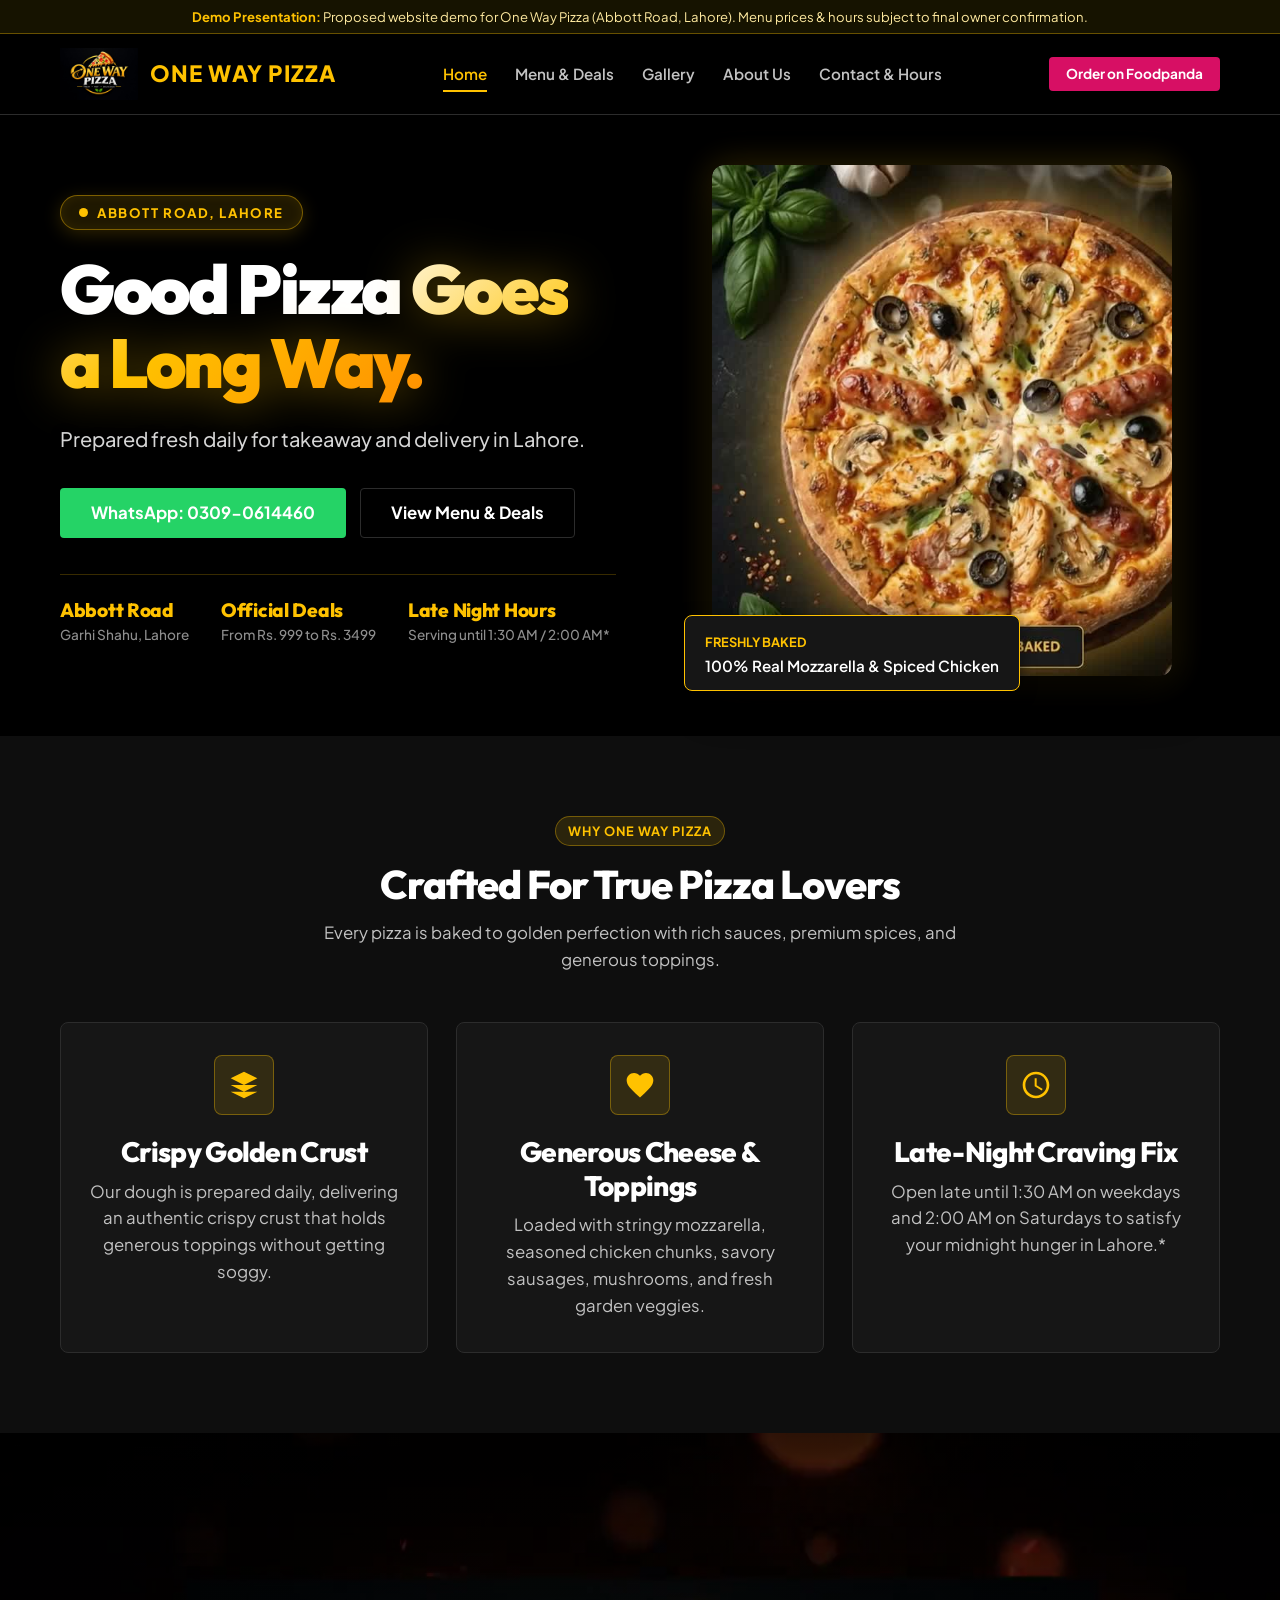
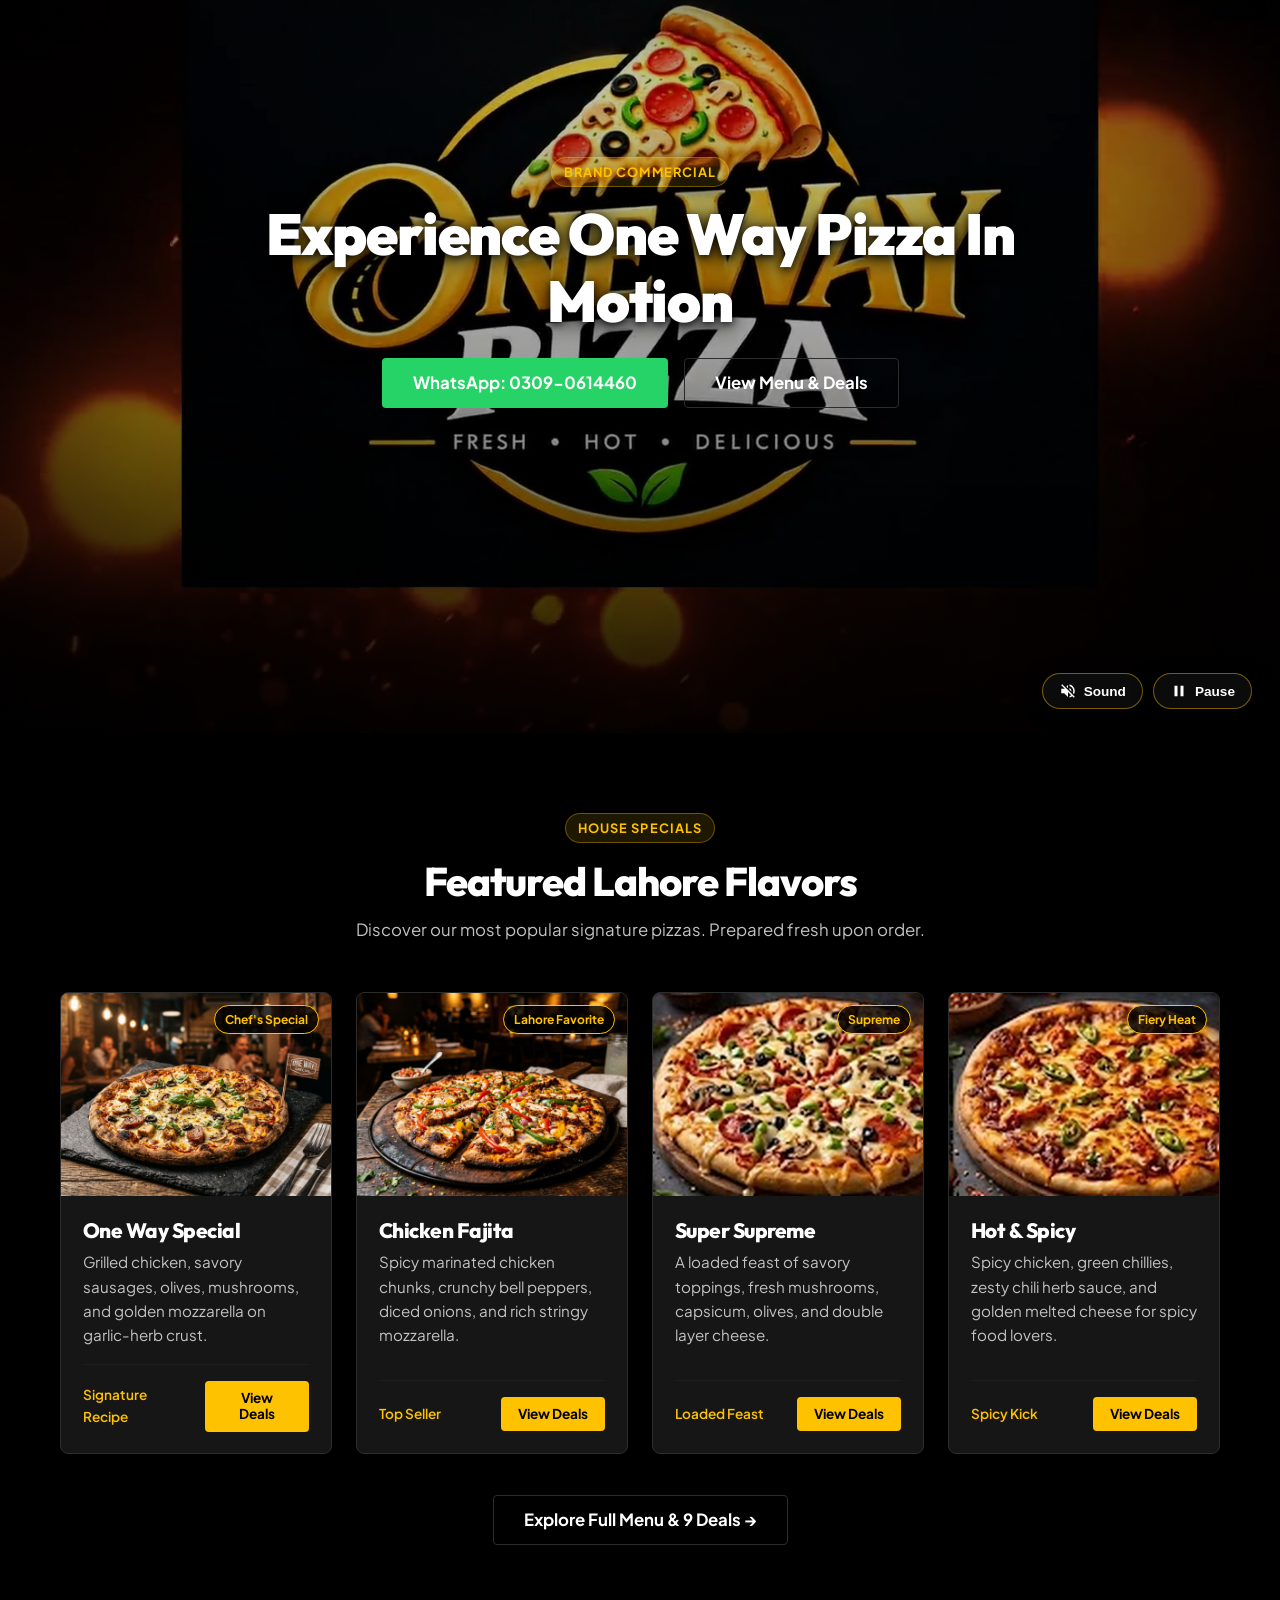
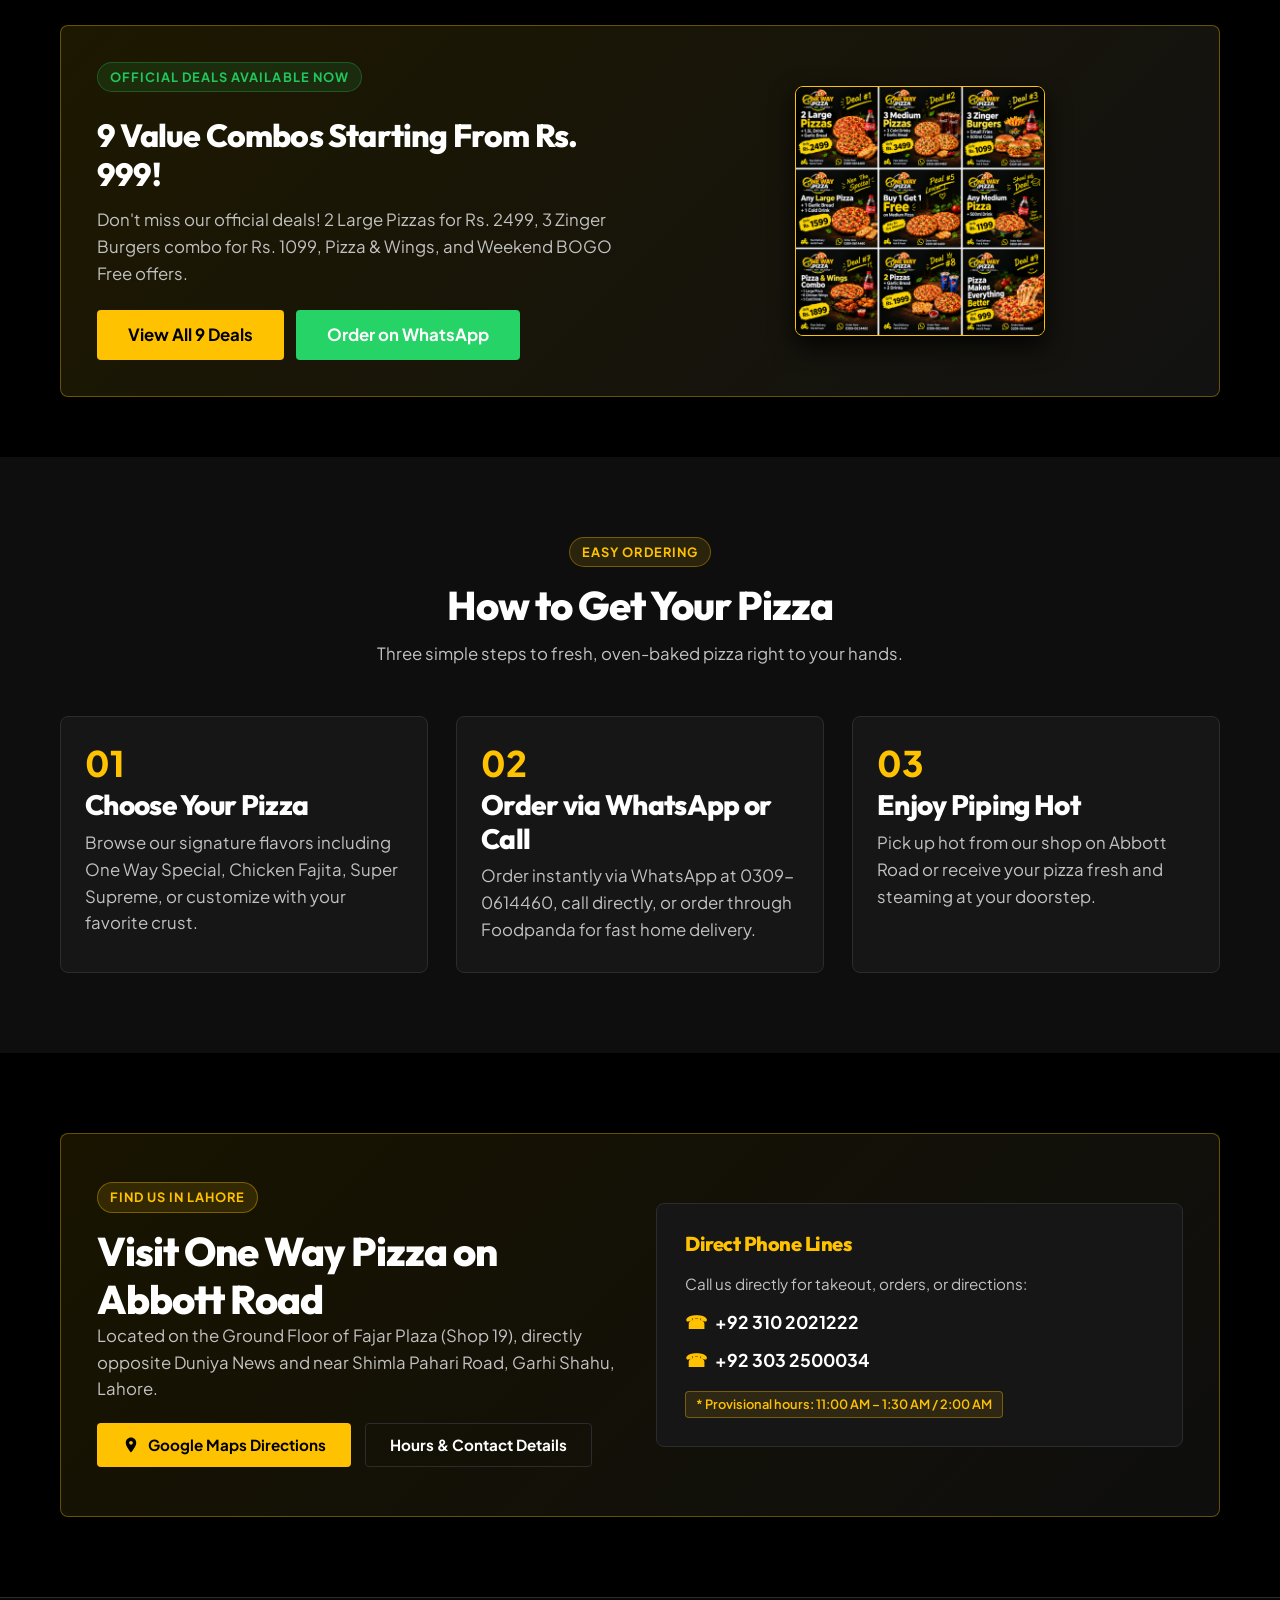
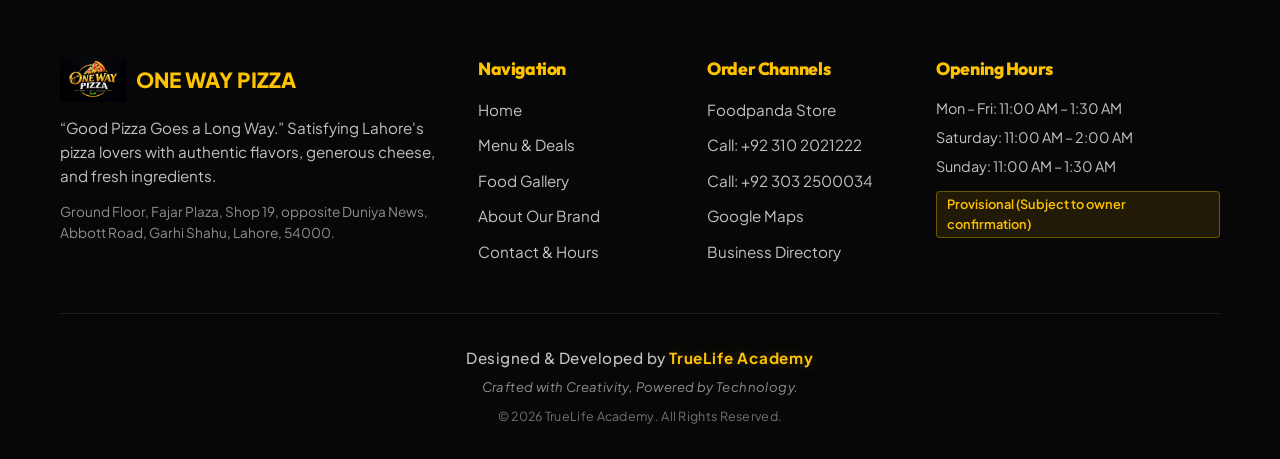
<file: index.html>
<!DOCTYPE html>
<html lang="en">
<head>
  <meta charset="UTF-8">
  <meta name="viewport" content="width=device-width, initial-scale=1.0">
  <title>One Way Pizza | Abbott Road, Lahore | Authentic Fast Food & Pizza</title>
  <meta name="description" content="One Way Pizza on Abbott Road, Garhi Shahu, Lahore. Freshly baked pizzas including One Way Special, Chicken Fajita, Super Supreme and Hot & Spicy. Order on Foodpanda or Call.">
  
  <!-- Open Graph -->
  <meta property="og:title" content="One Way Pizza | Lahore, Pakistan">
  <meta property="og:description" content="Good Pizza Goes a Long Way. Authentic flavor, generous cheese, and fresh ingredients on Abbott Road, Lahore.">
  <meta property="og:type" content="website">
  <meta property="og:image" content="assets/one-way-pizza-logo.png">

  <!-- Favicon -->
  <link rel="icon" type="image/png" href="assets/one-way-pizza-logo.png">

  <!-- Google Fonts: Outfit (Display) & Plus Jakarta Sans (Body) -->
  <link rel="preconnect" href="https://fonts.googleapis.com">
  <link rel="preconnect" href="https://fonts.gstatic.com" crossorigin>
  <link href="https://fonts.googleapis.com/css2?family=Outfit:wght@400;500;600;700;800;900&family=Plus+Jakarta+Sans:ital,wght@0,400;0,500;0,600;0,700;0,800;1,400&display=swap" rel="stylesheet">

  <!-- Stylesheets -->
  <link rel="stylesheet" href="css/style.css">
  <link rel="stylesheet" href="css/responsive.css">

  <!-- Structured Data (LocalBusiness/Restaurant) -->
  <script type="application/ld+json">
  {
    "@context": "https://schema.org",
    "@type": "FastFoodRestaurant",
    "name": "One Way Pizza",
    "image": "assets/one-way-pizza-logo.png",
    "telephone": ["+923102021222", "+923032500034"],
    "address": {
      "@type": "PostalAddress",
      "streetAddress": "Ground Floor, Fajar Plaza, Shop 19, opposite Duniya News, Abbott Road, near Shimla Pahari Road, Garhi Shahu",
      "addressLocality": "Lahore",
      "addressRegion": "Punjab",
      "postalCode": "54000",
      "addressCountry": "PK"
    },
    "servesCuisine": ["Pizza", "Fast Food"],
    "hasMap": "https://www.google.com/maps/search/?api=1&query=One+Way+Pizza+Abbott+Road+Lahore"
  }
  </script>
</head>
<body>

  <!-- Demo Disclaimer Banner -->
  <div class="demo-alert-banner" role="alert">
    <strong>Demo Presentation:</strong> Proposed website demo for One Way Pizza (Abbott Road, Lahore). Menu prices &amp; hours subject to final owner confirmation.
  </div>

  <!-- Header -->
  <header class="site-header">
    <div class="container">
      <div class="nav-wrapper">
        <a href="index.html" class="brand-logo-link" aria-label="One Way Pizza Home">
          <img src="assets/one-way-pizza-logo.png" alt="One Way Pizza Logo" class="brand-logo-img">
          <span class="brand-logo-text">One Way Pizza</span>
        </a>

        <!-- Desktop Navigation -->
        <nav class="desktop-nav" aria-label="Main Navigation">
          <a href="index.html" class="nav-link active">Home</a>
          <a href="menu.html" class="nav-link">Menu & Deals</a>
          <a href="gallery.html" class="nav-link">Gallery</a>
          <a href="about.html" class="nav-link">About Us</a>
          <a href="contact.html" class="nav-link">Contact & Hours</a>
        </nav>

        <!-- Header Actions -->
        <div class="header-actions">
          <a href="https://www.foodpanda.pk/restaurant/ktfh/one-way-pizza-ktfh" target="_blank" rel="noopener noreferrer" class="btn btn-foodpanda btn-sm">
            <span>Order on Foodpanda</span>
          </a>
          <button class="mobile-nav-toggle" aria-label="Toggle navigation menu" aria-expanded="false" aria-controls="mobile-nav-drawer">
            <svg width="24" height="24" viewBox="0 0 24 24" fill="none" stroke="currentColor" stroke-width="2" stroke-linecap="round" stroke-linejoin="round">
              <line x1="3" y1="12" x2="21" y2="12"></line>
              <line x1="3" y1="6" x2="21" y2="6"></line>
              <line x1="3" y1="18" x2="21" y2="18"></line>
            </svg>
          </button>
        </div>
      </div>
    </div>
  </header>

  <!-- Mobile Drawer Overlay & Drawer -->
  <div class="drawer-overlay" aria-hidden="true"></div>
  <aside id="mobile-nav-drawer" class="mobile-drawer" aria-label="Mobile Navigation Drawer">
    <div class="mobile-drawer-header">
      <span class="brand-logo-text">One Way Pizza</span>
      <button class="drawer-close-btn" aria-label="Close navigation menu">&times;</button>
    </div>
    <nav class="drawer-links">
      <a href="index.html" class="nav-link active">Home</a>
      <a href="menu.html" class="nav-link">Menu & Deals</a>
      <a href="gallery.html" class="nav-link">Gallery</a>
      <a href="about.html" class="nav-link">About Us</a>
      <a href="contact.html" class="nav-link">Contact & Hours</a>
    </nav>
    <div style="margin-top: auto; display: flex; flex-direction: column; gap: 12px;">
      <a href="tel:+923102021222" class="btn btn-primary btn-sm">Call: +92 310 2021222</a>
      <a href="https://www.foodpanda.pk/restaurant/ktfh/one-way-pizza-ktfh" target="_blank" rel="noopener noreferrer" class="btn btn-foodpanda btn-sm">Order on Foodpanda</a>
    </div>
  </aside>

  <!-- Main Content -->
  <main id="main-content">
    
    <!-- Hero Section -->
    <section class="section" style="padding-top: 50px; padding-bottom: 60px;">
      <div class="container">
        <div class="grid-2" style="align-items: center; gap: 48px;">
          <div class="hero-content">
            <div class="hero-badge-pill">
              <span class="badge-pulse-dot" aria-hidden="true"></span>
              <span class="badge-pill-text">Abbott Road, Lahore</span>
            </div>
            <h1 class="hero-main-heading">
              Good Pizza <span class="heading-gold-gradient">Goes a Long Way.</span>
            </h1>
            <p class="hero-lead-paragraph">
              Prepared fresh daily for takeaway and delivery in Lahore.
            </p>
            <div class="hero-cta-group" style="display: flex; gap: 14px; flex-wrap: wrap;">
              <a href="https://wa.me/923090614460" target="_blank" rel="noopener noreferrer" class="btn btn-whatsapp btn-lg pulse-cta">
                <span>WhatsApp: 0309-0614460</span>
              </a>
              <a href="menu.html" class="btn btn-secondary btn-lg">View Menu &amp; Deals</a>
            </div>

            <!-- Quick Trust Notes -->
            <div class="hero-trust-row">
              <div class="hero-trust-cell">
                <span class="hero-trust-val">Abbott Road</span>
                <span class="hero-trust-sub">Garhi Shahu, Lahore</span>
              </div>
              <div class="hero-trust-cell">
                <span class="hero-trust-val">Official Deals</span>
                <span class="hero-trust-sub">From Rs. 999 to Rs. 3499</span>
              </div>
              <div class="hero-trust-cell">
                <span class="hero-trust-val">Late Night Hours</span>
                <span class="hero-trust-sub">Serving until 1:30 AM / 2:00 AM*</span>
              </div>
            </div>
          </div>

          <!-- Hero Video with Artisanal Pizza & Rising Steam (No Circle) -->
          <div class="hero-image-container" style="position: relative; display: flex; align-items: center; justify-content: center;">
            <div class="hero-pizza-disc-wrap">
              <video class="hero-spinning-pizza" autoplay loop muted playsinline poster="assets/images/video_clean_frame.jpg" aria-label="One Way Pizza Signature Freshly Baked Artisanal Pizza with Rising Steam">
                <source src="assets/hero_pizza_video.mp4" type="video/mp4">
                <img src="assets/images/video_clean_frame.jpg" alt="One Way Pizza Signature Freshly Baked Artisanal Pizza" class="hero-spinning-pizza">
              </video>
            </div>
            <div class="hero-floating-badge" style="position: absolute; bottom: -15px; left: 20px; background-color: var(--color-surface); border: 1px solid var(--color-gold); padding: 12px 20px; border-radius: var(--radius-md); box-shadow: 0 4px 15px rgba(0,0,0,0.6); z-index: 5;">
              <span style="color: var(--color-gold); font-size: 0.8rem; font-weight: 700; text-transform: uppercase;">Freshly Baked</span>
              <p style="margin: 0; font-size: 0.95rem; font-weight: 600; color: #fff;">100% Real Mozzarella & Spiced Chicken</p>
            </div>
          </div>
        </div>
      </div>
    </section>

    <!-- Value Highlights Section -->
    <section class="section section-dark" id="highlights">
      <div class="container">
        <div class="section-header reveal">
          <span class="badge-tag">Why One Way Pizza</span>
          <h2>Crafted For True Pizza Lovers</h2>
          <p>Every pizza is baked to golden perfection with rich sauces, premium spices, and generous toppings.</p>
        </div>

        <div class="grid-3">
          <div class="feature-card reveal reveal-delay-1">
            <div class="feature-icon-wrapper" aria-hidden="true">
              <svg viewBox="0 0 24 24">
                <path d="M12 2L2 7l10 5 10-5-10-5zM2 17l10 5 10-5M2 12l10 5 10-5"/>
              </svg>
            </div>
            <h3>Crispy Golden Crust</h3>
            <p>Our dough is prepared daily, delivering an authentic crispy crust that holds generous toppings without getting soggy.</p>
          </div>

          <div class="feature-card reveal reveal-delay-2">
            <div class="feature-icon-wrapper" aria-hidden="true">
              <svg viewBox="0 0 24 24">
                <path d="M12 21.35l-1.45-1.32C5.4 15.36 2 12.28 2 8.5 2 5.42 4.42 3 7.5 3c1.74 0 3.41.81 4.5 2.09C13.09 3.81 14.76 3 16.5 3 19.58 3 22 5.42 22 8.5c0 3.78-3.4 6.86-8.55 11.54L12 21.35z"/>
              </svg>
            </div>
            <h3>Generous Cheese & Toppings</h3>
            <p>Loaded with stringy mozzarella, seasoned chicken chunks, savory sausages, mushrooms, and fresh garden veggies.</p>
          </div>

          <div class="feature-card reveal reveal-delay-3">
            <div class="feature-icon-wrapper" aria-hidden="true">
              <svg viewBox="0 0 24 24">
                <path d="M11.99 2C6.47 2 2 6.48 2 12s4.47 10 9.99 10C17.52 22 22 17.52 22 12S17.52 2 11.99 2zM12 20c-4.42 0-8-3.58-8-8s3.58-8 8-8 8 3.58 8 8-3.58 8-8 8zm.5-13H11v6l5.25 3.15.75-1.23-4.5-2.67z"/>
              </svg>
            </div>
            <h3>Late-Night Craving Fix</h3>
            <p>Open late until 1:30 AM on weekdays and 2:00 AM on Saturdays to satisfy your midnight hunger in Lahore.*</p>
          </div>
        </div>
      </div>
    </section>

    <!-- 15-Second Full-Screen Edge-to-Edge Brand Commercial Video Section -->
    <section class="video-fullscreen-section" id="brand-commercial" aria-label="One Way Pizza Official Brand Commercial">
      
      <!-- Video Background Container (100% Viewport Width & 100vh Height) -->
      <div class="video-fullscreen-bg-wrapper">
        <video 
          id="commercial-video" 
          class="video-fullscreen-element" 
          autoplay 
          loop 
          muted 
          playsinline 
          webkit-playsinline
          preload="auto" 
          poster="assets/images/fullscreen_video_poster.jpg"
          aria-label="One Way Pizza Official 15-Second Commercial — Freshly Baked Pizza, Crispy Garlic Bread and Melted Mozzarella Cheese">
          <source src="assets/one_way_pizza_brand_15s_mobile.mp4" type="video/mp4">
          Your browser does not support the video tag.
        </video>
        <!-- Subtle Cinematic Vignette Overlay -->
        <div class="video-fullscreen-overlay" aria-hidden="true"></div>
      </div>

      <!-- Overlay Content Container -->
      <div class="video-fullscreen-content">
        <div class="container">
          <div class="video-fullscreen-inner reveal">
            <span class="badge-tag video-commercial-badge">Brand Commercial</span>
            <h2 class="video-commercial-title">Experience One Way Pizza In Motion</h2>
            <div class="video-commercial-actions">
              <a href="https://wa.me/923090614460" target="_blank" rel="noopener noreferrer" class="btn btn-whatsapp btn-lg pulse-cta">
                <span>WhatsApp: 0309-0614460</span>
              </a>
              <a href="menu.html" class="btn btn-secondary btn-lg">View Menu &amp; Deals</a>
            </div>
          </div>
        </div>
      </div>

      <!-- Floating Sound & Playback Controls -->
      <div class="video-fullscreen-controls" aria-label="Commercial Video Controls">
        <button id="commercial-sound-btn" class="video-control-pill" aria-label="Unmute video sound" title="Toggle Sound">
          <svg class="icon-sound-off" width="18" height="18" viewBox="0 0 24 24" fill="currentColor">
            <path d="M16.5 12c0-1.77-1.02-3.29-2.5-4.03v2.21l2.45 2.45c.03-.2.05-.41.05-.63zm2.5 0c0 .94-.2 1.82-.54 2.64l1.51 1.51C20.63 14.91 21 13.5 21 12c0-4.28-2.99-7.86-7-8.77v2.06c2.89.86 5 3.54 5 6.71zM4.27 3L3 4.27 7.73 9H3v6h4l5 5v-6.73l4.25 4.25c-.67.52-1.42.93-2.25 1.18v2.06c1.38-.31 2.63-.95 3.69-1.81L19.73 21 21 19.73l-9-9L4.27 3zM12 4L9.91 6.09 12 8.18V4z"/>
          </svg>
          <svg class="icon-sound-on" width="18" height="18" viewBox="0 0 24 24" fill="currentColor" style="display: none;">
            <path d="M3 9v6h4l5 5V4L7 9H3zm13.5 3c0-1.77-1.02-3.29-2.5-4.03v8.05c1.48-.73 2.5-2.25 2.5-4.02zM14 3.23v2.06c2.89.86 5 3.54 5 6.71s-2.11 5.85-5 6.71v2.06c4.01-.91 7-4.49 7-8.77s-2.99-7.86-7-8.77z"/>
          </svg>
          <span class="sound-text">Sound</span>
        </button>

        <button id="commercial-play-btn" class="video-control-pill" aria-label="Pause commercial video" title="Pause / Play Video">
          <svg class="icon-pause" width="18" height="18" viewBox="0 0 24 24" fill="currentColor">
            <path d="M6 19h4V5H6v14zm8-14v14h4V5h-4z"/>
          </svg>
          <svg class="icon-play" width="18" height="18" viewBox="0 0 24 24" fill="currentColor" style="display: none;">
            <path d="M8 5v14l11-7z"/>
          </svg>
          <span class="play-text">Pause</span>
        </button>
      </div>

    </section>

    <!-- Featured Menu Preview -->
    <section class="section">
      <div class="container">
        <div class="section-header reveal">
          <span class="badge-tag">House Specials</span>
          <h2>Featured Lahore Flavors</h2>
          <p>Discover our most popular signature pizzas. Prepared fresh upon order.</p>
        </div>

        <div class="grid-4">
          
          <!-- One Way Special -->
          <article class="pizza-card reveal reveal-delay-1">
            <div class="pizza-card-img-wrapper">
              <img src="assets/images/special_pizza.jpg" alt="One Way Special signature pizza" class="pizza-card-img" loading="lazy">
              <span class="pizza-card-badge">Chef's Special</span>
            </div>
            <div class="pizza-card-body">
              <h3 class="pizza-card-title">One Way Special</h3>
              <p class="pizza-card-desc">Grilled chicken, savory sausages, olives, mushrooms, and golden mozzarella on garlic-herb crust.</p>
              <div class="pizza-card-footer">
                <span class="pizza-card-price-note">Signature Recipe</span>
                <a href="menu.html#deals-section" class="btn btn-primary btn-sm">View Deals</a>
              </div>
            </div>
          </article>

          <!-- Chicken Fajita -->
          <article class="pizza-card reveal reveal-delay-2">
            <div class="pizza-card-img-wrapper">
              <img src="assets/images/fajita_pizza.jpg" alt="Spicy Chicken Fajita pizza with bell peppers" class="pizza-card-img" loading="lazy">
              <span class="pizza-card-badge">Lahore Favorite</span>
            </div>
            <div class="pizza-card-body">
              <h3 class="pizza-card-title">Chicken Fajita</h3>
              <p class="pizza-card-desc">Spicy marinated chicken chunks, crunchy bell peppers, diced onions, and rich stringy mozzarella.</p>
              <div class="pizza-card-footer">
                <span class="pizza-card-price-note">Top Seller</span>
                <a href="menu.html#deals-section" class="btn btn-primary btn-sm">View Deals</a>
              </div>
            </div>
          </article>

          <!-- Super Supreme -->
          <article class="pizza-card reveal reveal-delay-3">
            <div class="pizza-card-img-wrapper">
              <img src="assets/images/super_supreme_pizza.jpg" alt="Super Supreme pizza loaded with toppings" class="pizza-card-img" loading="lazy">
              <span class="pizza-card-badge">Supreme</span>
            </div>
            <div class="pizza-card-body">
              <h3 class="pizza-card-title">Super Supreme</h3>
              <p class="pizza-card-desc">A loaded feast of savory toppings, fresh mushrooms, capsicum, olives, and double layer cheese.</p>
              <div class="pizza-card-footer">
                <span class="pizza-card-price-note">Loaded Feast</span>
                <a href="menu.html#deals-section" class="btn btn-primary btn-sm">View Deals</a>
              </div>
            </div>
          </article>

          <!-- Hot & Spicy -->
          <article class="pizza-card reveal reveal-delay-4">
            <div class="pizza-card-img-wrapper">
              <img src="assets/images/hot_spicy_pizza.jpg" alt="Hot and spicy pizza with chili seasoning" class="pizza-card-img" loading="lazy">
              <span class="pizza-card-badge">Fiery Heat</span>
            </div>
            <div class="pizza-card-body">
              <h3 class="pizza-card-title">Hot & Spicy</h3>
              <p class="pizza-card-desc">Spicy chicken, green chillies, zesty chili herb sauce, and golden melted cheese for spicy food lovers.</p>
              <div class="pizza-card-footer">
                <span class="pizza-card-price-note">Spicy Kick</span>
                <a href="menu.html#deals-section" class="btn btn-primary btn-sm">View Deals</a>
              </div>
            </div>
          </article>

        </div>

        <div style="text-align: center; margin-top: 40px;" class="reveal">
          <a href="menu.html" class="btn btn-secondary btn-lg">Explore Full Menu & 9 Deals &rarr;</a>
        </div>
      </div>
    </section>

    <!-- Official Deals Spotlight Banner -->
    <section class="section" style="padding-top: 0; padding-bottom: 60px;">
      <div class="container">
        <div class="info-box reveal" style="border-color: var(--color-gold-border); background: linear-gradient(135deg, #1d1800 0%, #121212 100%); padding: 36px;">
          <div class="grid-2" style="align-items: center; gap: 32px;">
            <div>
              <span class="badge-tag" style="background-color: var(--color-accent-green-bg); color: var(--color-accent-green); border-color: rgba(34,197,94,0.3);">
                Official Deals Available Now
              </span>
              <h2 style="margin: 10px 0 14px; font-size: 2rem;">9 Value Combos Starting From Rs. 999!</h2>
              <p style="margin-bottom: 22px; font-size: 1.05rem;">
                Don't miss our official deals! 2 Large Pizzas for Rs. 2499, 3 Zinger Burgers combo for Rs. 1099, Pizza & Wings, and Weekend BOGO Free offers.
              </p>
              <div style="display: flex; gap: 12px; flex-wrap: wrap;">
                <a href="menu.html#deals-section" class="btn btn-primary btn-lg">View All 9 Deals</a>
                <a href="https://wa.me/923090614460" target="_blank" rel="noopener noreferrer" class="btn btn-whatsapp btn-lg">Order on WhatsApp</a>
              </div>
            </div>
            <div style="text-align: center;">
              <a href="menu.html#deals-section">
                <img src="assets/images/one_way_deals_menu.jpg" alt="One Way Pizza 9 Deals Flyer Preview" style="border-radius: var(--radius-md); max-height: 250px; width: auto; margin: 0 auto; box-shadow: 0 10px 25px rgba(0,0,0,0.8); border: 1px solid var(--color-gold);">
              </a>
            </div>
          </div>
        </div>
      </div>
    </section>

    <!-- 3-Step Ordering Journey -->
    <section class="section section-dark">
      <div class="container">
        <div class="section-header reveal">
          <span class="badge-tag">Easy Ordering</span>
          <h2>How to Get Your Pizza</h2>
          <p>Three simple steps to fresh, oven-baked pizza right to your hands.</p>
        </div>

        <div class="grid-3">
          <div class="step-card reveal reveal-delay-1">
            <div class="step-number">01</div>
            <h3>Choose Your Pizza</h3>
            <p>Browse our signature flavors including One Way Special, Chicken Fajita, Super Supreme, or customize with your favorite crust.</p>
          </div>

          <div class="step-card reveal reveal-delay-2">
            <div class="step-number">02</div>
            <h3>Order via WhatsApp or Call</h3>
            <p>Order instantly via WhatsApp at 0309-0614460, call directly, or order through Foodpanda for fast home delivery.</p>
          </div>

          <div class="step-card reveal reveal-delay-3">
            <div class="step-number">03</div>
            <h3>Enjoy Piping Hot</h3>
            <p>Pick up hot from our shop on Abbott Road or receive your pizza fresh and steaming at your doorstep.</p>
          </div>
        </div>
      </div>
    </section>

    <!-- Location & Direct Call Banner -->
    <section class="section">
      <div class="container">
        <div class="info-box" style="border-color: var(--color-gold-border); background: linear-gradient(135deg, #181400 0%, #0e0e0e 100%); padding: 48px 36px;">
          <div class="grid-2" style="align-items: center;">
            <div>
              <span class="badge-tag">Find Us In Lahore</span>
              <h2>Visit One Way Pizza on Abbott Road</h2>
              <p style="margin-bottom: 20px;">
                Located on the Ground Floor of Fajar Plaza (Shop 19), directly opposite Duniya News and near Shimla Pahari Road, Garhi Shahu, Lahore.
              </p>
              <div style="display: flex; gap: 14px; flex-wrap: wrap;">
                <a href="https://www.google.com/maps/search/?api=1&query=One+Way+Pizza+Abbott+Road+Lahore" target="_blank" rel="noopener noreferrer" class="btn btn-primary">
                  <svg width="18" height="18" viewBox="0 0 24 24" fill="currentColor">
                    <path d="M12 2C8.13 2 5 5.13 5 9c0 5.25 7 13 7 13s7-7.75 7-13c0-3.87-3.13-7-7-7zm0 9.5c-1.38 0-2.5-1.12-2.5-2.5s1.12-2.5 2.5-2.5 2.5 1.12 2.5 2.5-1.12 2.5-2.5 2.5z"/>
                  </svg>
                  <span>Google Maps Directions</span>
                </a>
                <a href="contact.html" class="btn btn-secondary">Hours & Contact Details</a>
              </div>
            </div>

            <div style="background-color: var(--color-surface); padding: 28px; border-radius: var(--radius-md); border: 1px solid var(--color-border);">
              <h3 style="font-size: 1.25rem; margin-bottom: 16px; color: var(--color-gold);">Direct Phone Lines</h3>
              <p style="font-size: 0.95rem; margin-bottom: 12px;">Call us directly for takeout, orders, or directions:</p>
              <div style="display: flex; flex-direction: column; gap: 10px; margin-bottom: 16px;">
                <a href="tel:+923102021222" style="color: #fff; font-weight: 700; font-size: 1.1rem; display: flex; align-items: center; gap: 8px;">
                  <span style="color: var(--color-gold);">&#9742;</span> +92 310 2021222
                </a>
                <a href="tel:+923032500034" style="color: #fff; font-weight: 700; font-size: 1.1rem; display: flex; align-items: center; gap: 8px;">
                  <span style="color: var(--color-gold);">&#9742;</span> +92 303 2500034
                </a>
              </div>
              <span class="provisional-badge">* Provisional hours: 11:00 AM – 1:30 AM / 2:00 AM</span>
            </div>
          </div>
        </div>
      </div>
    </section>

  </main>

  <!-- Footer -->
  <footer class="site-footer">
    <div class="container">
      <div class="footer-grid">
        
        <!-- Brand Col -->
        <div class="footer-col">
          <div style="display: flex; align-items: center; gap: 10px; margin-bottom: 14px;">
            <img src="assets/one-way-pizza-logo.png" alt="One Way Pizza Logo" style="height: 44px; width: auto;">
            <span style="font-size: 1.3rem; font-weight: 800; color: var(--color-gold);">ONE WAY PIZZA</span>
          </div>
          <p>“Good Pizza Goes a Long Way.” Satisfying Lahore's pizza lovers with authentic flavors, generous cheese, and fresh ingredients.</p>
          <p style="font-size: 0.85rem; color: var(--color-text-muted);">
            Ground Floor, Fajar Plaza, Shop 19, opposite Duniya News, Abbott Road, Garhi Shahu, Lahore, 54000.
          </p>
        </div>

        <!-- Navigation Links -->
        <div class="footer-col">
          <h4>Navigation</h4>
          <ul class="footer-links">
            <li><a href="index.html">Home</a></li>
            <li><a href="menu.html">Menu & Deals</a></li>
            <li><a href="gallery.html">Food Gallery</a></li>
            <li><a href="about.html">About Our Brand</a></li>
            <li><a href="contact.html">Contact & Hours</a></li>
          </ul>
        </div>

        <!-- Ordering Channels -->
        <div class="footer-col">
          <h4>Order Channels</h4>
          <ul class="footer-links">
            <li><a href="https://www.foodpanda.pk/restaurant/ktfh/one-way-pizza-ktfh" target="_blank" rel="noopener noreferrer">Foodpanda Store</a></li>
            <li><a href="tel:+923102021222">Call: +92 310 2021222</a></li>
            <li><a href="tel:+923032500034">Call: +92 303 2500034</a></li>
            <li><a href="https://www.google.com/maps/search/?api=1&query=One+Way+Pizza+Abbott+Road+Lahore" target="_blank" rel="noopener noreferrer">Google Maps</a></li>
            <li><a href="https://www.bizsouthasia.com/PK/one-way-pizza-0303-2500034" target="_blank" rel="noopener noreferrer">Business Directory</a></li>
          </ul>
        </div>

        <!-- Provisional Hours -->
        <div class="footer-col">
          <h4>Opening Hours</h4>
          <p style="font-size: 0.9rem; margin-bottom: 6px;">Mon – Fri: 11:00 AM – 1:30 AM</p>
          <p style="font-size: 0.9rem; margin-bottom: 6px;">Saturday: 11:00 AM – 2:00 AM</p>
          <p style="font-size: 0.9rem; margin-bottom: 12px;">Sunday: 11:00 AM – 1:30 AM</p>
          <span class="provisional-badge">Provisional (Subject to owner confirmation)</span>
        </div>

      </div>

      <div class="footer-bottom">
        <div class="developer-credit-box">
          <p class="dev-by-line">Designed &amp; Developed by <strong class="dev-brand-highlight">TrueLife Academy</strong></p>
          <p class="dev-tagline">Crafted with Creativity, Powered by Technology.</p>
          <p class="dev-copyright">&copy; 2026 TrueLife Academy. All Rights Reserved.</p>
        </div>
      </div>
    </div>
  </footer>

  <!-- Scripts -->
  <script src="js/data.js"></script>
  <script src="js/main.js"></script>
</body>
</html>
</file>
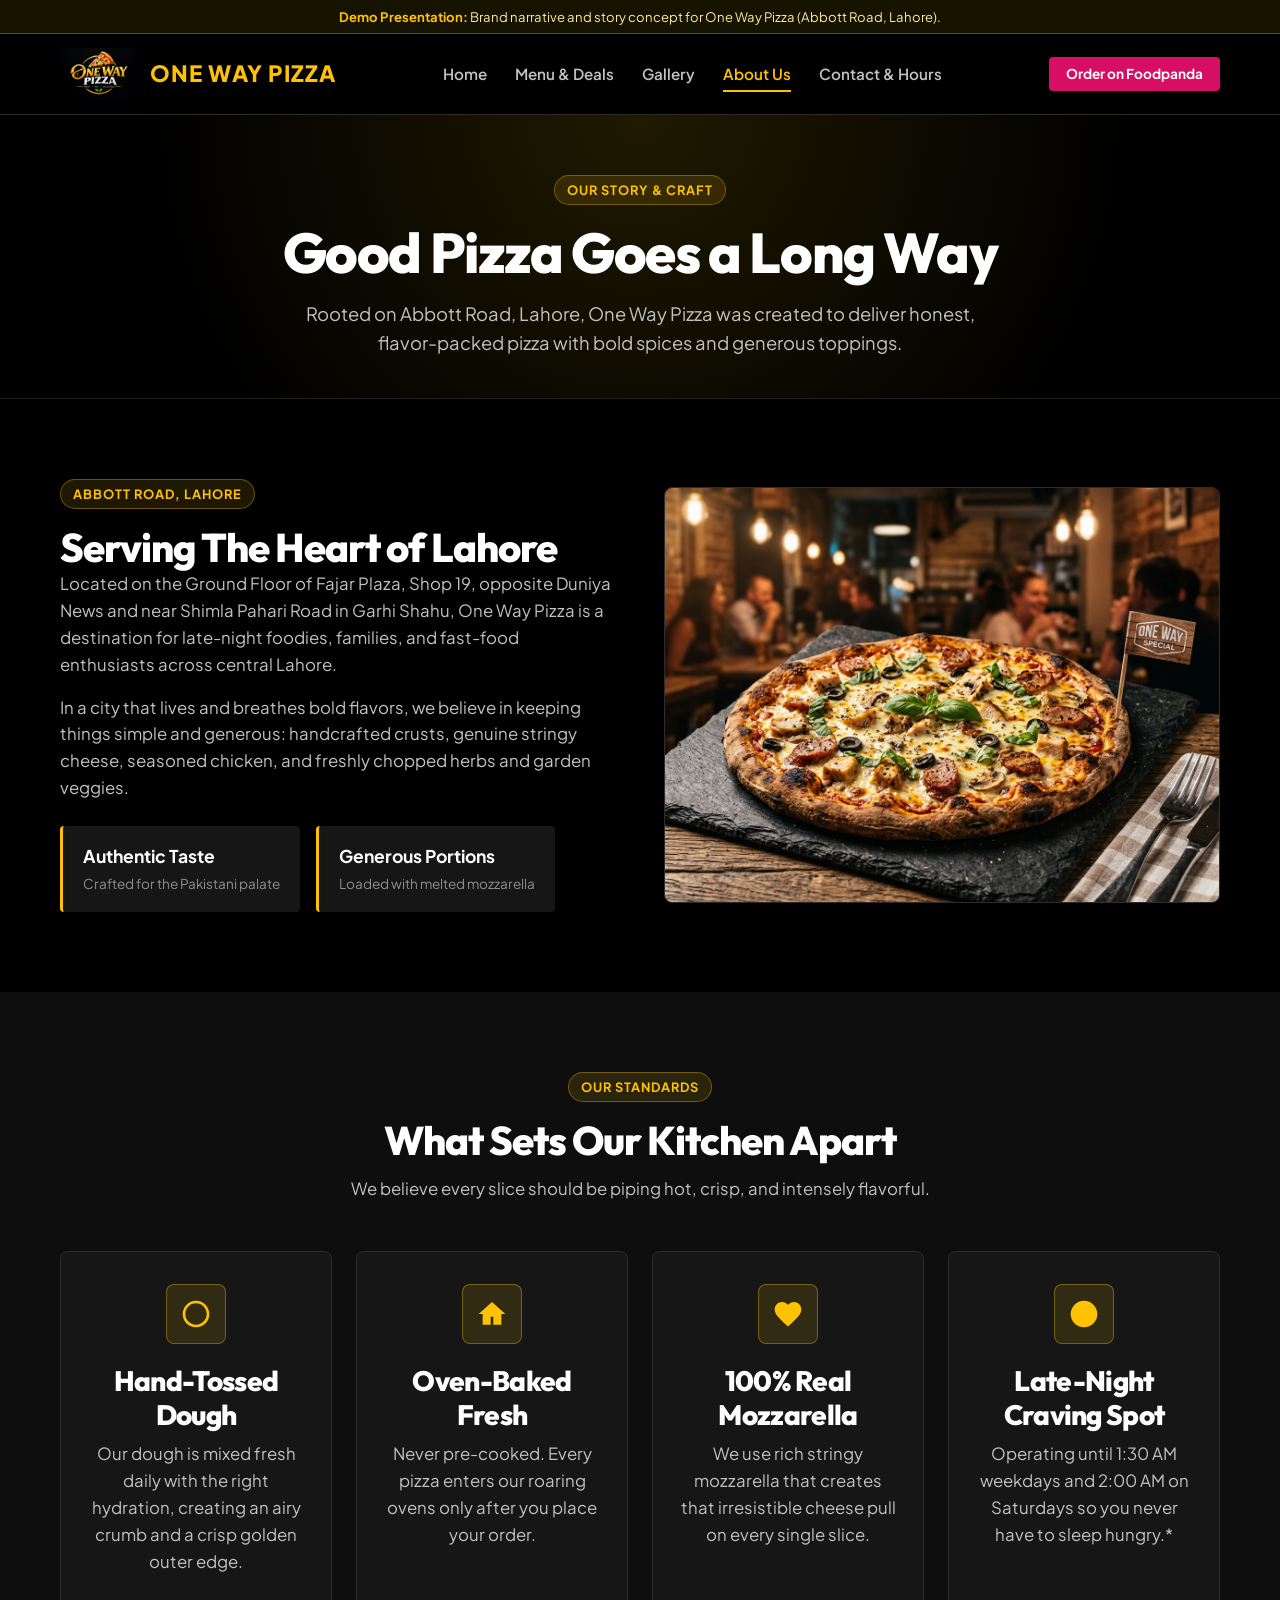
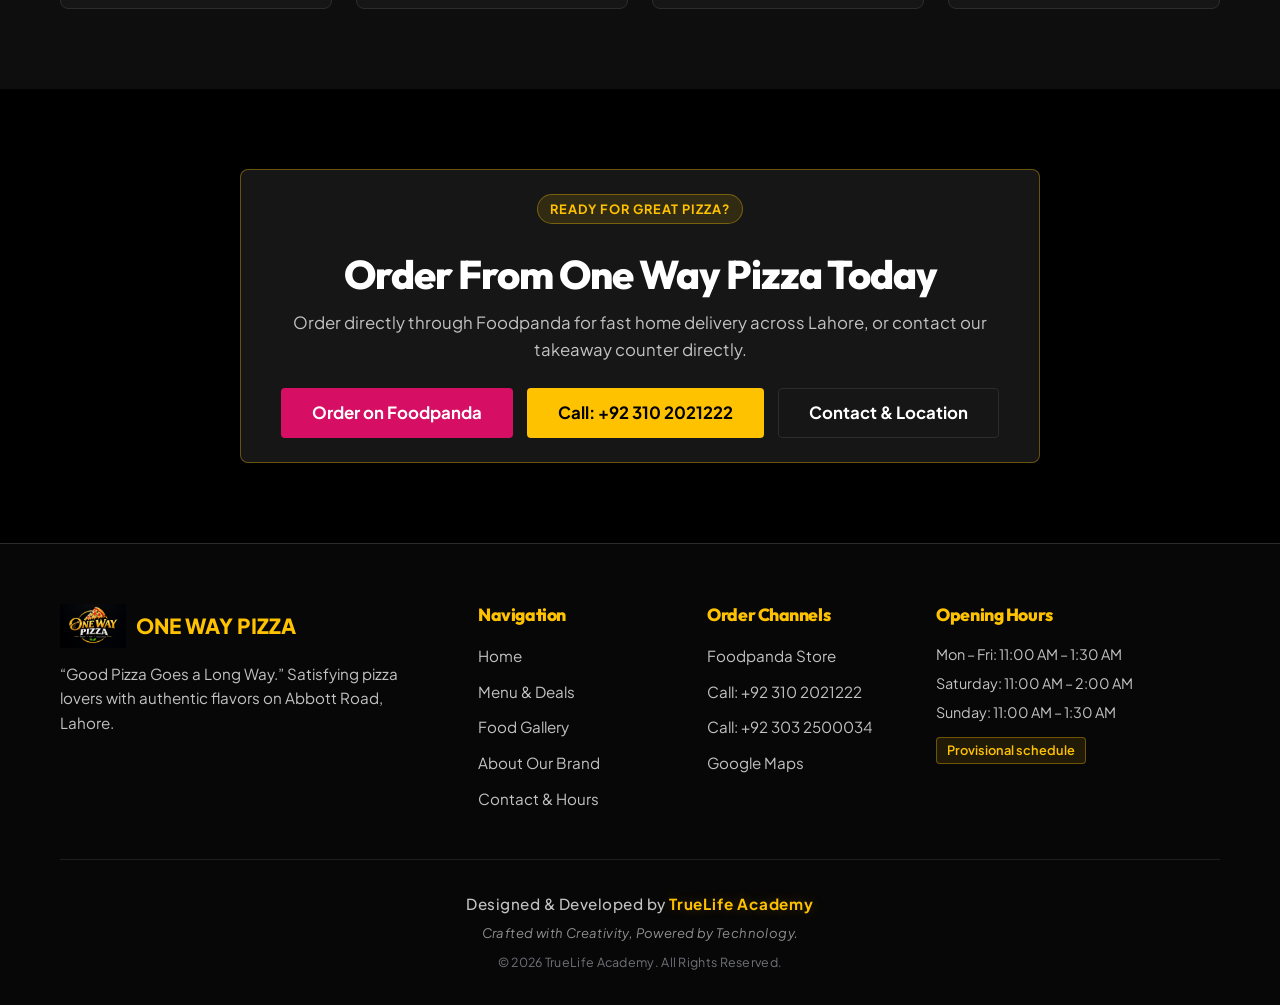
<file: about.html>
<!DOCTYPE html>
<html lang="en">
<head>
  <meta charset="UTF-8">
  <meta name="viewport" content="width=device-width, initial-scale=1.0">
  <title>About Us | One Way Pizza | Abbott Road, Lahore</title>
  <meta name="description" content="Discover the story behind One Way Pizza on Abbott Road, Garhi Shahu, Lahore. Handcrafted dough, premium mozzarella, rich spices, and late-night pizza service.">
  
  <meta property="og:title" content="About Us | One Way Pizza Lahore">
  <meta property="og:description" content="Good Pizza Goes a Long Way. Learn about our commitment to authentic taste, fresh ingredients, and late-night pizza in Lahore.">
  <meta property="og:type" content="website">
  <meta property="og:image" content="assets/one-way-pizza-logo.png">

  <!-- Google Fonts: Outfit & Plus Jakarta Sans -->
  <link rel="preconnect" href="https://fonts.googleapis.com">
  <link rel="preconnect" href="https://fonts.gstatic.com" crossorigin>
  <link href="https://fonts.googleapis.com/css2?family=Outfit:wght@400;500;600;700;800;900&family=Plus+Jakarta+Sans:ital,wght@0,400;0,500;0,600;0,700;0,800;1,400&display=swap" rel="stylesheet">

  <link rel="stylesheet" href="css/style.css">
  <link rel="stylesheet" href="css/responsive.css">
</head>
<body>

  <!-- Demo Disclaimer Banner -->
  <div class="demo-alert-banner" role="alert">
    <strong>Demo Presentation:</strong> Brand narrative and story concept for One Way Pizza (Abbott Road, Lahore).
  </div>

  <!-- Header -->
  <header class="site-header">
    <div class="container">
      <div class="nav-wrapper">
        <a href="index.html" class="brand-logo-link" aria-label="One Way Pizza Home">
          <img src="assets/one-way-pizza-logo.png" alt="One Way Pizza Logo" class="brand-logo-img">
          <span class="brand-logo-text">One Way Pizza</span>
        </a>

        <!-- Desktop Navigation -->
        <nav class="desktop-nav" aria-label="Main Navigation">
          <a href="index.html" class="nav-link">Home</a>
          <a href="menu.html" class="nav-link">Menu & Deals</a>
          <a href="gallery.html" class="nav-link">Gallery</a>
          <a href="about.html" class="nav-link active">About Us</a>
          <a href="contact.html" class="nav-link">Contact & Hours</a>
        </nav>

        <div class="header-actions">
          <a href="https://www.foodpanda.pk/restaurant/ktfh/one-way-pizza-ktfh" target="_blank" rel="noopener noreferrer" class="btn btn-foodpanda btn-sm">Order on Foodpanda</a>
          <button class="mobile-nav-toggle" aria-label="Toggle navigation menu" aria-expanded="false" aria-controls="mobile-nav-drawer">
            <svg width="24" height="24" viewBox="0 0 24 24" fill="none" stroke="currentColor" stroke-width="2" stroke-linecap="round" stroke-linejoin="round">
              <line x1="3" y1="12" x2="21" y2="12"></line>
              <line x1="3" y1="6" x2="21" y2="6"></line>
              <line x1="3" y1="18" x2="21" y2="18"></line>
            </svg>
          </button>
        </div>
      </div>
    </div>
  </header>

  <!-- Mobile Drawer -->
  <div class="drawer-overlay" aria-hidden="true"></div>
  <aside id="mobile-nav-drawer" class="mobile-drawer" aria-label="Mobile Navigation Drawer">
    <div class="mobile-drawer-header">
      <span class="brand-logo-text">One Way Pizza</span>
      <button class="drawer-close-btn" aria-label="Close navigation menu">&times;</button>
    </div>
    <nav class="drawer-links">
      <a href="index.html" class="nav-link">Home</a>
      <a href="menu.html" class="nav-link">Menu & Deals</a>
      <a href="gallery.html" class="nav-link">Gallery</a>
      <a href="about.html" class="nav-link active">About Us</a>
      <a href="contact.html" class="nav-link">Contact & Hours</a>
    </nav>
    <div style="margin-top: auto; display: flex; flex-direction: column; gap: 12px;">
      <a href="tel:+923102021222" class="btn btn-primary btn-sm">Call: +92 310 2021222</a>
      <a href="https://www.foodpanda.pk/restaurant/ktfh/one-way-pizza-ktfh" target="_blank" rel="noopener noreferrer" class="btn btn-foodpanda btn-sm">Order on Foodpanda</a>
    </div>
  </aside>

  <!-- Main Content -->
  <main id="main-content">

    <!-- Page Hero -->
    <section class="page-hero">
      <div class="container">
        <span class="badge-tag">Our Story & Craft</span>
        <h1>Good Pizza Goes a Long Way</h1>
        <p class="hero-subtitle">
          Rooted on Abbott Road, Lahore, One Way Pizza was created to deliver honest, flavor-packed pizza with bold spices and generous toppings.
        </p>
      </div>
    </section>

    <!-- Brand Philosophy Section -->
    <section class="section">
      <div class="container">
        <div class="grid-2" style="align-items: center; gap: 48px;">
          <div>
            <span class="badge-tag">Abbott Road, Lahore</span>
            <h2>Serving The Heart of Lahore</h2>
            <p style="margin-bottom: 16px;">
              Located on the Ground Floor of Fajar Plaza, Shop 19, opposite Duniya News and near Shimla Pahari Road in Garhi Shahu, One Way Pizza is a destination for late-night foodies, families, and fast-food enthusiasts across central Lahore.
            </p>
            <p style="margin-bottom: 24px;">
              In a city that lives and breathes bold flavors, we believe in keeping things simple and generous: handcrafted crusts, genuine stringy cheese, seasoned chicken, and freshly chopped herbs and garden veggies.
            </p>
            
            <div style="display: flex; gap: 16px; flex-wrap: wrap;">
              <div style="background-color: var(--color-surface); padding: 16px 20px; border-radius: var(--radius-sm); border-left: 3px solid var(--color-gold);">
                <strong style="color: #fff; display: block; font-size: 1.1rem;">Authentic Taste</strong>
                <span style="font-size: 0.85rem; color: var(--color-text-muted);">Crafted for the Pakistani palate</span>
              </div>
              <div style="background-color: var(--color-surface); padding: 16px 20px; border-radius: var(--radius-sm); border-left: 3px solid var(--color-gold);">
                <strong style="color: #fff; display: block; font-size: 1.1rem;">Generous Portions</strong>
                <span style="font-size: 0.85rem; color: var(--color-text-muted);">Loaded with melted mozzarella</span>
              </div>
            </div>
          </div>

          <div>
            <div style="border-radius: var(--radius-md); overflow: hidden; border: 1px solid var(--color-border); box-shadow: 0 10px 30px rgba(0,0,0,0.8);">
              <img src="assets/images/special_pizza.jpg" alt="Freshly baked One Way Special pizza on rustic serving board" style="width: 100%; height: auto;">
            </div>
          </div>
        </div>
      </div>
    </section>

    <!-- 4 Pillars Section -->
    <section class="section section-dark">
      <div class="container">
        <div class="section-header">
          <span class="badge-tag">Our Standards</span>
          <h2>What Sets Our Kitchen Apart</h2>
          <p>We believe every slice should be piping hot, crisp, and intensely flavorful.</p>
        </div>

        <div class="grid-4">
          <div class="feature-card">
            <div class="feature-icon-wrapper" aria-hidden="true">
              <svg viewBox="0 0 24 24"><path d="M12 2C6.48 2 2 6.48 2 12s4.48 10 10 10 10-4.48 10-10S17.52 2 12 2zm0 18c-4.41 0-8-3.59-8-8s3.59-8 8-8 8 3.59 8 8-3.59 8-8 8z"/></svg>
            </div>
            <h3>Hand-Tossed Dough</h3>
            <p>Our dough is mixed fresh daily with the right hydration, creating an airy crumb and a crisp golden outer edge.</p>
          </div>

          <div class="feature-card">
            <div class="feature-icon-wrapper" aria-hidden="true">
              <svg viewBox="0 0 24 24"><path d="M12 3L2 12h3v8h6v-6h2v6h6v-8h3L12 3z"/></svg>
            </div>
            <h3>Oven-Baked Fresh</h3>
            <p>Never pre-cooked. Every pizza enters our roaring ovens only after you place your order.</p>
          </div>

          <div class="feature-card">
            <div class="feature-icon-wrapper" aria-hidden="true">
              <svg viewBox="0 0 24 24"><path d="M12 21.35l-1.45-1.32C5.4 15.36 2 12.28 2 8.5 2 5.42 4.42 3 7.5 3c1.74 0 3.41.81 4.5 2.09C13.09 3.81 14.76 3 16.5 3 19.58 3 22 5.42 22 8.5c0 3.78-3.4 6.86-8.55 11.54L12 21.35z"/></svg>
            </div>
            <h3>100% Real Mozzarella</h3>
            <p>We use rich stringy mozzarella that creates that irresistible cheese pull on every single slice.</p>
          </div>

          <div class="feature-card">
            <div class="feature-icon-wrapper" aria-hidden="true">
              <svg viewBox="0 0 24 24"><path d="M11.99 2C6.47 2 2 6.48 2 12s4.47 10 9.99 10C17.52 22 22 17.52 22 12S17.52 2 11.99 2z"/></svg>
            </div>
            <h3>Late-Night Craving Spot</h3>
            <p>Operating until 1:30 AM weekdays and 2:00 AM on Saturdays so you never have to sleep hungry.*</p>
          </div>
        </div>
      </div>
    </section>

    <!-- Location & Direct Link -->
    <section class="section">
      <div class="container">
        <div class="info-box" style="text-align: center; max-width: 800px; margin: 0 auto; border-color: var(--color-gold-border);">
          <span class="badge-tag">Ready For Great Pizza?</span>
          <h2 style="margin: 12px 0;">Order From One Way Pizza Today</h2>
          <p style="margin-bottom: 24px;">
            Order directly through Foodpanda for fast home delivery across Lahore, or contact our takeaway counter directly.
          </p>
          <div style="display: flex; justify-content: center; gap: 14px; flex-wrap: wrap;">
            <a href="https://www.foodpanda.pk/restaurant/ktfh/one-way-pizza-ktfh" target="_blank" rel="noopener noreferrer" class="btn btn-foodpanda btn-lg">Order on Foodpanda</a>
            <a href="tel:+923102021222" class="btn btn-primary btn-lg">Call: +92 310 2021222</a>
            <a href="contact.html" class="btn btn-secondary btn-lg">Contact & Location</a>
          </div>
        </div>
      </div>
    </section>

  </main>

  <!-- Footer -->
  <footer class="site-footer">
    <div class="container">
      <div class="footer-grid">
        <div class="footer-col">
          <div style="display: flex; align-items: center; gap: 10px; margin-bottom: 14px;">
            <img src="assets/one-way-pizza-logo.png" alt="One Way Pizza Logo" style="height: 44px; width: auto;">
            <span style="font-size: 1.3rem; font-weight: 800; color: var(--color-gold);">ONE WAY PIZZA</span>
          </div>
          <p>“Good Pizza Goes a Long Way.” Satisfying pizza lovers with authentic flavors on Abbott Road, Lahore.</p>
        </div>

        <div class="footer-col">
          <h4>Navigation</h4>
          <ul class="footer-links">
            <li><a href="index.html">Home</a></li>
            <li><a href="menu.html">Menu & Deals</a></li>
            <li><a href="gallery.html">Food Gallery</a></li>
            <li><a href="about.html">About Our Brand</a></li>
            <li><a href="contact.html">Contact & Hours</a></li>
          </ul>
        </div>

        <div class="footer-col">
          <h4>Order Channels</h4>
          <ul class="footer-links">
            <li><a href="https://www.foodpanda.pk/restaurant/ktfh/one-way-pizza-ktfh" target="_blank" rel="noopener noreferrer">Foodpanda Store</a></li>
            <li><a href="tel:+923102021222">Call: +92 310 2021222</a></li>
            <li><a href="tel:+923032500034">Call: +92 303 2500034</a></li>
            <li><a href="https://www.google.com/maps/search/?api=1&query=One+Way+Pizza+Abbott+Road+Lahore" target="_blank" rel="noopener noreferrer">Google Maps</a></li>
          </ul>
        </div>

        <div class="footer-col">
          <h4>Opening Hours</h4>
          <p style="font-size: 0.9rem; margin-bottom: 6px;">Mon – Fri: 11:00 AM – 1:30 AM</p>
          <p style="font-size: 0.9rem; margin-bottom: 6px;">Saturday: 11:00 AM – 2:00 AM</p>
          <p style="font-size: 0.9rem; margin-bottom: 12px;">Sunday: 11:00 AM – 1:30 AM</p>
          <span class="provisional-badge">Provisional schedule</span>
        </div>
      </div>

      <div class="footer-bottom">
        <div class="developer-credit-box">
          <p class="dev-by-line">Designed &amp; Developed by <strong class="dev-brand-highlight">TrueLife Academy</strong></p>
          <p class="dev-tagline">Crafted with Creativity, Powered by Technology.</p>
          <p class="dev-copyright">&copy; 2026 TrueLife Academy. All Rights Reserved.</p>
        </div>
      </div>
    </div>
  </footer>

  <script src="js/data.js"></script>
  <script src="js/main.js"></script>
</body>
</html>
</file>
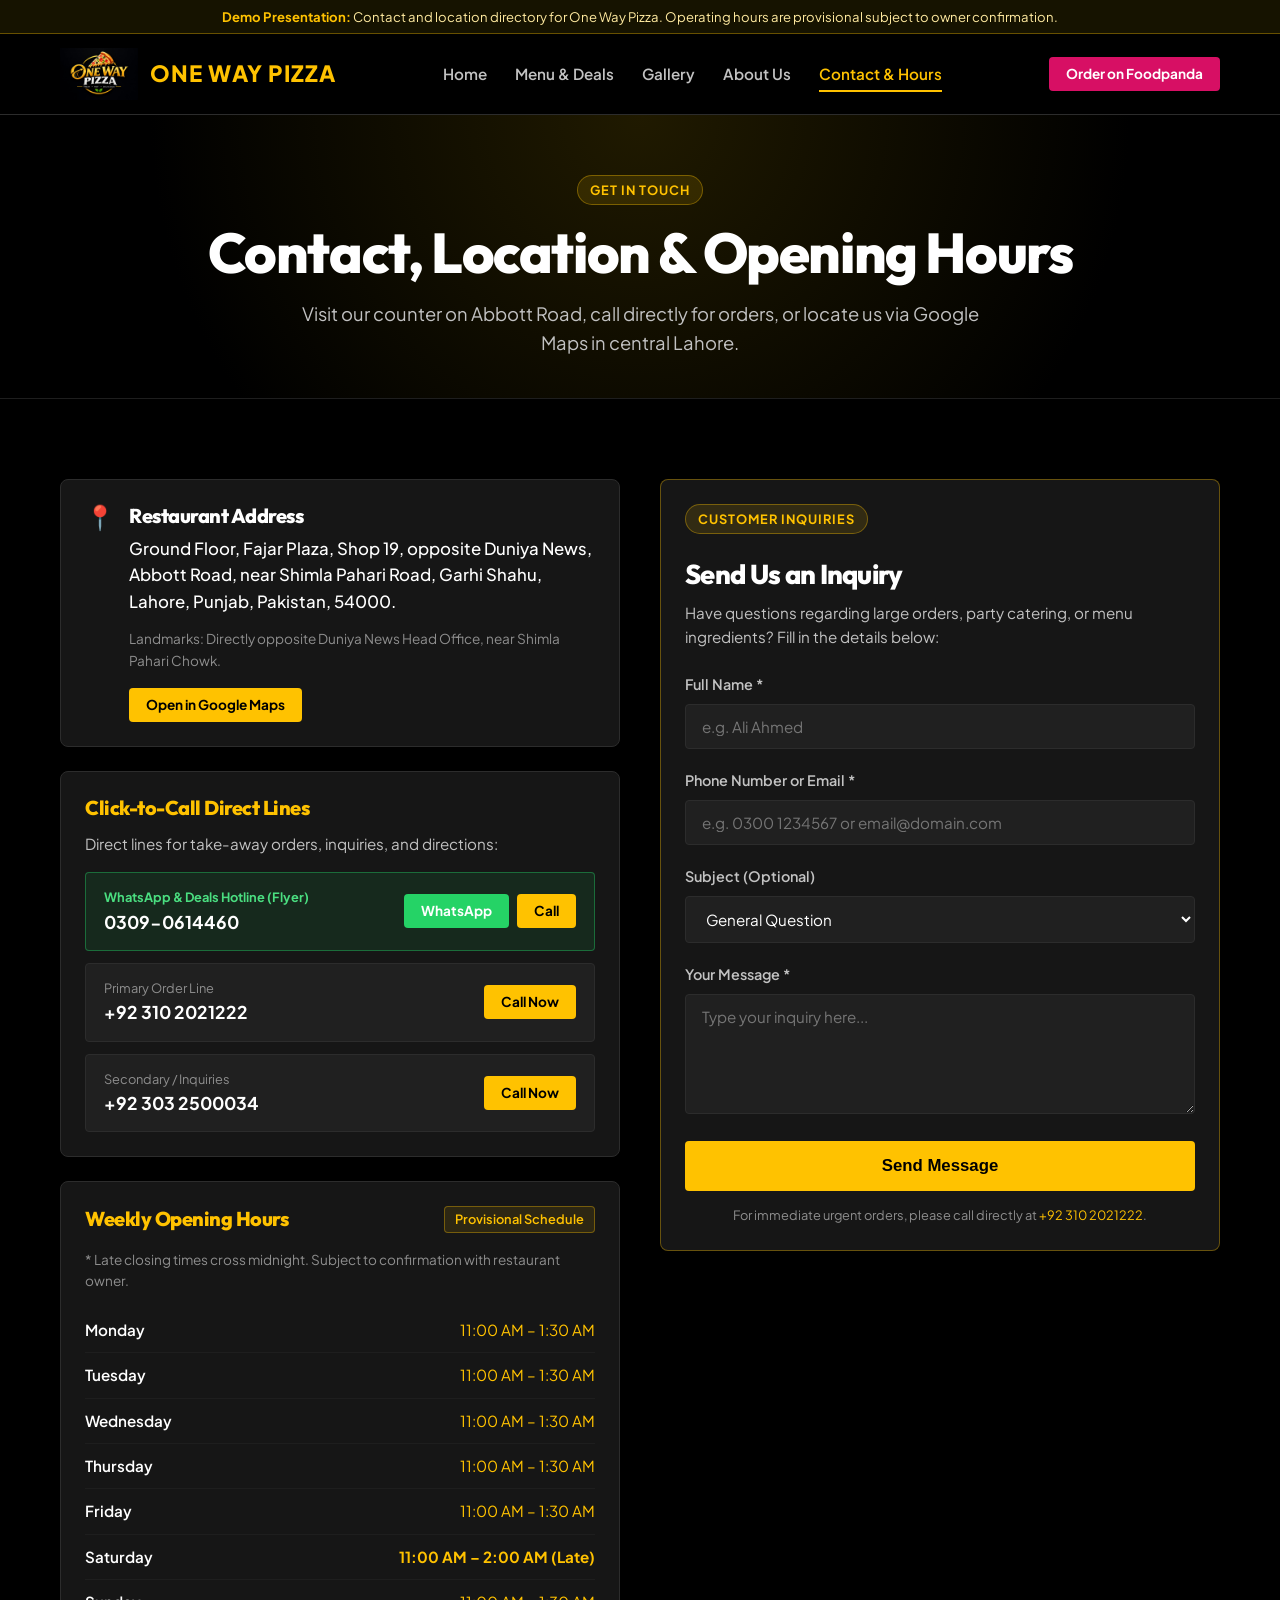
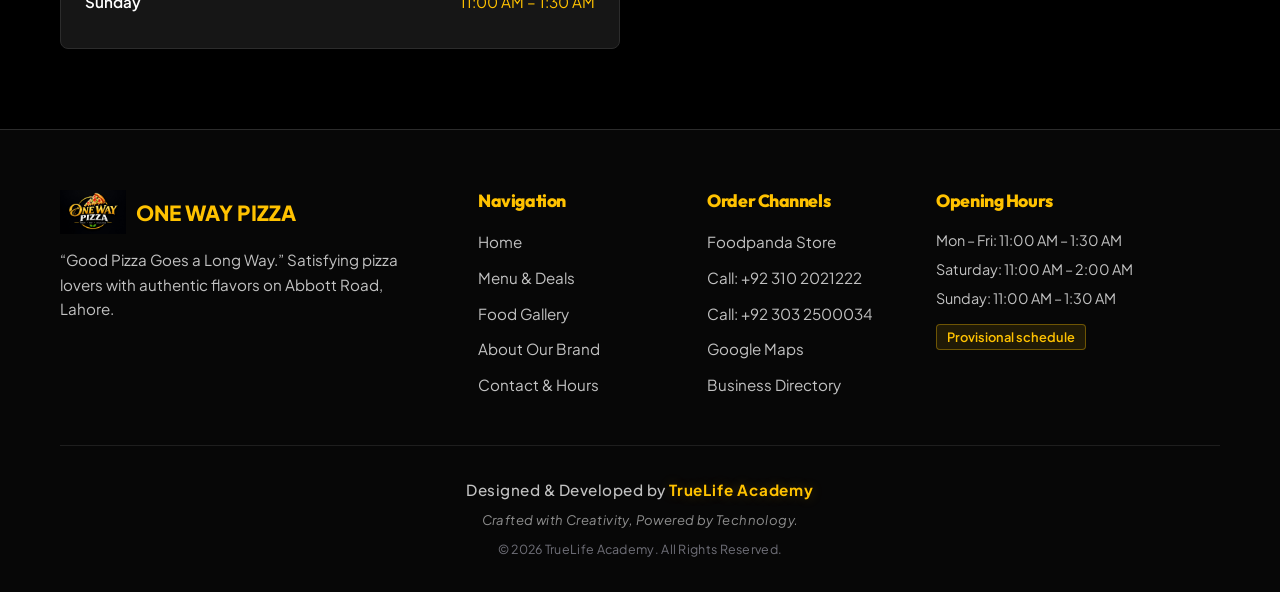
<file: contact.html>
<!DOCTYPE html>
<html lang="en">
<head>
  <meta charset="UTF-8">
  <meta name="viewport" content="width=device-width, initial-scale=1.0">
  <title>Contact, Location & Hours | One Way Pizza | Abbott Road, Lahore</title>
  <meta name="description" content="Contact One Way Pizza on Abbott Road, Garhi Shahu, Lahore. Phone numbers, Google Maps location directions, weekly opening hours, and direct order options.">
  
  <meta property="og:title" content="Contact & Hours | One Way Pizza Lahore">
  <meta property="og:description" content="Reach One Way Pizza at Fajar Plaza, Abbott Road, Lahore. Call +92 310 2021222 or order via Foodpanda.">
  <meta property="og:type" content="website">
  <meta property="og:image" content="assets/one-way-pizza-logo.png">

  <!-- Google Fonts: Outfit & Plus Jakarta Sans -->
  <link rel="preconnect" href="https://fonts.googleapis.com">
  <link rel="preconnect" href="https://fonts.gstatic.com" crossorigin>
  <link href="https://fonts.googleapis.com/css2?family=Outfit:wght@400;500;600;700;800;900&family=Plus+Jakarta+Sans:ital,wght@0,400;0,500;0,600;0,700;0,800;1,400&display=swap" rel="stylesheet">

  <link rel="stylesheet" href="css/style.css">
  <link rel="stylesheet" href="css/responsive.css">
</head>
<body>

  <!-- Demo Disclaimer Banner -->
  <div class="demo-alert-banner" role="alert">
    <strong>Demo Presentation:</strong> Contact and location directory for One Way Pizza. Operating hours are provisional subject to owner confirmation.
  </div>

  <!-- Header -->
  <header class="site-header">
    <div class="container">
      <div class="nav-wrapper">
        <a href="index.html" class="brand-logo-link" aria-label="One Way Pizza Home">
          <img src="assets/one-way-pizza-logo.png" alt="One Way Pizza Logo" class="brand-logo-img">
          <span class="brand-logo-text">One Way Pizza</span>
        </a>

        <!-- Desktop Navigation -->
        <nav class="desktop-nav" aria-label="Main Navigation">
          <a href="index.html" class="nav-link">Home</a>
          <a href="menu.html" class="nav-link">Menu & Deals</a>
          <a href="gallery.html" class="nav-link">Gallery</a>
          <a href="about.html" class="nav-link">About Us</a>
          <a href="contact.html" class="nav-link active">Contact & Hours</a>
        </nav>

        <div class="header-actions">
          <a href="https://www.foodpanda.pk/restaurant/ktfh/one-way-pizza-ktfh" target="_blank" rel="noopener noreferrer" class="btn btn-foodpanda btn-sm">Order on Foodpanda</a>
          <button class="mobile-nav-toggle" aria-label="Toggle navigation menu" aria-expanded="false" aria-controls="mobile-nav-drawer">
            <svg width="24" height="24" viewBox="0 0 24 24" fill="none" stroke="currentColor" stroke-width="2" stroke-linecap="round" stroke-linejoin="round">
              <line x1="3" y1="12" x2="21" y2="12"></line>
              <line x1="3" y1="6" x2="21" y2="6"></line>
              <line x1="3" y1="18" x2="21" y2="18"></line>
            </svg>
          </button>
        </div>
      </div>
    </div>
  </header>

  <!-- Mobile Drawer -->
  <div class="drawer-overlay" aria-hidden="true"></div>
  <aside id="mobile-nav-drawer" class="mobile-drawer" aria-label="Mobile Navigation Drawer">
    <div class="mobile-drawer-header">
      <span class="brand-logo-text">One Way Pizza</span>
      <button class="drawer-close-btn" aria-label="Close navigation menu">&times;</button>
    </div>
    <nav class="drawer-links">
      <a href="index.html" class="nav-link">Home</a>
      <a href="menu.html" class="nav-link">Menu & Deals</a>
      <a href="gallery.html" class="nav-link">Gallery</a>
      <a href="about.html" class="nav-link">About Us</a>
      <a href="contact.html" class="nav-link active">Contact & Hours</a>
    </nav>
    <div style="margin-top: auto; display: flex; flex-direction: column; gap: 12px;">
      <a href="tel:+923102021222" class="btn btn-primary btn-sm">Call: +92 310 2021222</a>
      <a href="https://www.foodpanda.pk/restaurant/ktfh/one-way-pizza-ktfh" target="_blank" rel="noopener noreferrer" class="btn btn-foodpanda btn-sm">Order on Foodpanda</a>
    </div>
  </aside>

  <!-- Main Content -->
  <main id="main-content">

    <!-- Page Hero -->
    <section class="page-hero">
      <div class="container">
        <span class="badge-tag">Get in Touch</span>
        <h1>Contact, Location & Opening Hours</h1>
        <p class="hero-subtitle">
          Visit our counter on Abbott Road, call directly for orders, or locate us via Google Maps in central Lahore.
        </p>
      </div>
    </section>

    <!-- Contact & Location Section -->
    <section class="section">
      <div class="container">
        <div class="grid-2" style="gap: 40px;">
          
          <!-- Column 1: Contact Details & Hours -->
          <div>
            
            <!-- Address Card -->
            <div class="info-box" style="margin-bottom: 24px;">
              <div style="display: flex; gap: 14px; align-items: flex-start;">
                <div style="color: var(--color-gold); font-size: 1.5rem; line-height: 1;" aria-hidden="true">&#128205;</div>
                <div>
                  <h3 style="font-size: 1.25rem; margin-bottom: 8px;">Restaurant Address</h3>
                  <p style="margin-bottom: 12px; font-weight: 500; color: #fff;">
                    Ground Floor, Fajar Plaza, Shop 19, opposite Duniya News,<br>
                    Abbott Road, near Shimla Pahari Road, Garhi Shahu,<br>
                    Lahore, Punjab, Pakistan, 54000.
                  </p>
                  <p style="font-size: 0.85rem; color: var(--color-text-muted); margin-bottom: 16px;">
                    Landmarks: Directly opposite Duniya News Head Office, near Shimla Pahari Chowk.
                  </p>
                  <a href="https://www.google.com/maps/search/?api=1&query=One+Way+Pizza+Abbott+Road+Lahore" target="_blank" rel="noopener noreferrer" class="btn btn-primary btn-sm">
                    Open in Google Maps
                  </a>
                </div>
              </div>
            </div>

            <!-- Phone Direct Cards -->
            <div class="info-box" style="margin-bottom: 24px;">
              <h3 style="font-size: 1.25rem; margin-bottom: 12px; color: var(--color-gold);">Click-to-Call Direct Lines</h3>
              <p style="font-size: 0.95rem; margin-bottom: 16px;">Direct lines for take-away orders, inquiries, and directions:</p>
              
              <div style="display: flex; flex-direction: column; gap: 12px;">
                <div style="display: flex; align-items: center; justify-content: space-between; background-color: rgba(37,211,102,0.1); padding: 14px 18px; border-radius: var(--radius-sm); border: 1px solid rgba(37,211,102,0.4);">
                  <div>
                    <span style="font-size: 0.8rem; color: #4ade80; display: block; font-weight: 700;">WhatsApp & Deals Hotline (Flyer)</span>
                    <strong style="color: #fff; font-size: 1.1rem;">0309-0614460</strong>
                  </div>
                  <div style="display: flex; gap: 8px;">
                    <a href="https://wa.me/923090614460" target="_blank" rel="noopener noreferrer" class="btn btn-whatsapp btn-sm">WhatsApp</a>
                    <a href="tel:+923090614460" class="btn btn-primary btn-sm">Call</a>
                  </div>
                </div>

                <div style="display: flex; align-items: center; justify-content: space-between; background-color: var(--color-surface-elevated); padding: 14px 18px; border-radius: var(--radius-sm); border: 1px solid var(--color-border);">
                  <div>
                    <span style="font-size: 0.8rem; color: var(--color-text-muted); display: block;">Primary Order Line</span>
                    <strong style="color: #fff; font-size: 1.1rem;">+92 310 2021222</strong>
                  </div>
                  <a href="tel:+923102021222" class="btn btn-primary btn-sm">Call Now</a>
                </div>

                <div style="display: flex; align-items: center; justify-content: space-between; background-color: var(--color-surface-elevated); padding: 14px 18px; border-radius: var(--radius-sm); border: 1px solid var(--color-border);">
                  <div>
                    <span style="font-size: 0.8rem; color: var(--color-text-muted); display: block;">Secondary / Inquiries</span>
                    <strong style="color: #fff; font-size: 1.1rem;">+92 303 2500034</strong>
                  </div>
                  <a href="tel:+923032500034" class="btn btn-primary btn-sm">Call Now</a>
                </div>
              </div>
            </div>

            <!-- Opening Hours Schedule Table -->
            <div class="info-box">
              <div style="display: flex; align-items: center; justify-content: space-between; margin-bottom: 16px; flex-wrap: wrap; gap: 10px;">
                <h3 style="font-size: 1.25rem; color: var(--color-gold);">Weekly Opening Hours</h3>
                <span class="provisional-badge">Provisional Schedule</span>
              </div>
              <p style="font-size: 0.85rem; color: var(--color-text-muted); margin-bottom: 16px;">
                * Late closing times cross midnight. Subject to confirmation with restaurant owner.
              </p>

              <table style="width: 100%; border-collapse: collapse; font-size: 0.95rem;">
                <tbody>
                  <tr style="border-bottom: 1px solid var(--color-border-subtle);">
                    <td style="padding: 10px 0; color: #fff; font-weight: 600;">Monday</td>
                    <td style="padding: 10px 0; text-align: right; color: var(--color-gold);">11:00 AM – 1:30 AM</td>
                  </tr>
                  <tr style="border-bottom: 1px solid var(--color-border-subtle);">
                    <td style="padding: 10px 0; color: #fff; font-weight: 600;">Tuesday</td>
                    <td style="padding: 10px 0; text-align: right; color: var(--color-gold);">11:00 AM – 1:30 AM</td>
                  </tr>
                  <tr style="border-bottom: 1px solid var(--color-border-subtle);">
                    <td style="padding: 10px 0; color: #fff; font-weight: 600;">Wednesday</td>
                    <td style="padding: 10px 0; text-align: right; color: var(--color-gold);">11:00 AM – 1:30 AM</td>
                  </tr>
                  <tr style="border-bottom: 1px solid var(--color-border-subtle);">
                    <td style="padding: 10px 0; color: #fff; font-weight: 600;">Thursday</td>
                    <td style="padding: 10px 0; text-align: right; color: var(--color-gold);">11:00 AM – 1:30 AM</td>
                  </tr>
                  <tr style="border-bottom: 1px solid var(--color-border-subtle);">
                    <td style="padding: 10px 0; color: #fff; font-weight: 600;">Friday</td>
                    <td style="padding: 10px 0; text-align: right; color: var(--color-gold);">11:00 AM – 1:30 AM</td>
                  </tr>
                  <tr style="border-bottom: 1px solid var(--color-border-subtle);">
                    <td style="padding: 10px 0; color: #fff; font-weight: 600;">Saturday</td>
                    <td style="padding: 10px 0; text-align: right; color: var(--color-gold); font-weight: 700;">11:00 AM – 2:00 AM (Late)</td>
                  </tr>
                  <tr>
                    <td style="padding: 10px 0; color: #fff; font-weight: 600;">Sunday</td>
                    <td style="padding: 10px 0; text-align: right; color: var(--color-gold);">11:00 AM – 1:30 AM</td>
                  </tr>
                </tbody>
              </table>
            </div>

          </div>

          <!-- Column 2: Inquiry Form (Truthful & Accessible) -->
          <div>
            <div class="info-box" style="border-color: var(--color-gold-border);">
              <span class="badge-tag">Customer Inquiries</span>
              <h2 style="font-size: 1.7rem; margin: 10px 0;">Send Us an Inquiry</h2>
              <p style="margin-bottom: 24px; font-size: 0.95rem;">
                Have questions regarding large orders, party catering, or menu ingredients? Fill in the details below:
              </p>

              <form id="contact-inquiry-form" novalidate>
                
                <div class="form-group">
                  <label for="contact-name" class="form-label">Full Name *</label>
                  <input type="text" id="contact-name" class="form-control" placeholder="e.g. Ali Ahmed" required>
                  <div class="form-feedback"></div>
                </div>

                <div class="form-group">
                  <label for="contact-phone" class="form-label">Phone Number or Email *</label>
                  <input type="text" id="contact-phone" class="form-control" placeholder="e.g. 0300 1234567 or email@domain.com" required>
                  <div class="form-feedback"></div>
                </div>

                <div class="form-group">
                  <label for="contact-subject" class="form-label">Subject (Optional)</label>
                  <select id="contact-subject" class="form-control">
                    <option value="catering">Party or Bulk Catering</option>
                    <option value="timing">Opening Hours / Takeaway</option>
                    <option value="general" selected>General Question</option>
                  </select>
                </div>

                <div class="form-group">
                  <label for="contact-message" class="form-label">Your Message *</label>
                  <textarea id="contact-message" class="form-control" placeholder="Type your inquiry here..." required></textarea>
                  <div class="form-feedback"></div>
                </div>

                <button type="submit" class="btn btn-primary btn-lg" style="width: 100%;">
                  Send Message
                </button>

                <p style="margin-top: 14px; font-size: 0.8rem; color: var(--color-text-muted); text-align: center;">
                  For immediate urgent orders, please call directly at <a href="tel:+923102021222" style="color: var(--color-gold);">+92 310 2021222</a>.
                </p>
              </form>
            </div>
          </div>

        </div>
      </div>
    </section>

  </main>

  <!-- Demo Feedback Modal (Rule 9: Truthful Submission Behavior) -->
  <div id="demo-feedback-modal" class="modal-overlay" role="dialog" aria-modal="true" aria-labelledby="modal-title">
    <div class="modal-dialog">
      <div style="width: 56px; height: 56px; background-color: var(--color-gold-muted); border: 1px solid var(--color-gold); border-radius: var(--radius-full); display: flex; align-items: center; justify-content: center; margin: 0 auto 16px; color: var(--color-gold); font-size: 1.8rem;">
        &#9432;
      </div>
      <h3 id="modal-title" style="margin-bottom: 12px; font-size: 1.4rem;">Inquiry Form Submitted</h3>
      <p style="margin-bottom: 20px; font-size: 0.95rem; color: var(--color-text-secondary); line-height: 1.5;">
        Thank you! Please note that this is a <strong>proposed sales demo website</strong>. To place an active order or receive immediate confirmation, please contact the restaurant directly via phone or Foodpanda:
      </p>
      
      <div style="display: flex; flex-direction: column; gap: 10px; margin-bottom: 20px;">
        <a href="tel:+923102021222" class="btn btn-primary btn-sm">Call Primary: +92 310 2021222</a>
        <a href="https://www.foodpanda.pk/restaurant/ktfh/one-way-pizza-ktfh" target="_blank" rel="noopener noreferrer" class="btn btn-foodpanda btn-sm">Order on Foodpanda</a>
      </div>

      <button id="modal-close-action" class="btn btn-secondary btn-sm" style="width: 100%;">Close Notice</button>
    </div>
  </div>

  <!-- Footer -->
  <footer class="site-footer">
    <div class="container">
      <div class="footer-grid">
        <div class="footer-col">
          <div style="display: flex; align-items: center; gap: 10px; margin-bottom: 14px;">
            <img src="assets/one-way-pizza-logo.png" alt="One Way Pizza Logo" style="height: 44px; width: auto;">
            <span style="font-size: 1.3rem; font-weight: 800; color: var(--color-gold);">ONE WAY PIZZA</span>
          </div>
          <p>“Good Pizza Goes a Long Way.” Satisfying pizza lovers with authentic flavors on Abbott Road, Lahore.</p>
        </div>

        <div class="footer-col">
          <h4>Navigation</h4>
          <ul class="footer-links">
            <li><a href="index.html">Home</a></li>
            <li><a href="menu.html">Menu & Deals</a></li>
            <li><a href="gallery.html">Food Gallery</a></li>
            <li><a href="about.html">About Our Brand</a></li>
            <li><a href="contact.html">Contact & Hours</a></li>
          </ul>
        </div>

        <div class="footer-col">
          <h4>Order Channels</h4>
          <ul class="footer-links">
            <li><a href="https://www.foodpanda.pk/restaurant/ktfh/one-way-pizza-ktfh" target="_blank" rel="noopener noreferrer">Foodpanda Store</a></li>
            <li><a href="tel:+923102021222">Call: +92 310 2021222</a></li>
            <li><a href="tel:+923032500034">Call: +92 303 2500034</a></li>
            <li><a href="https://www.google.com/maps/search/?api=1&query=One+Way+Pizza+Abbott+Road+Lahore" target="_blank" rel="noopener noreferrer">Google Maps</a></li>
            <li><a href="https://www.bizsouthasia.com/PK/one-way-pizza-0303-2500034" target="_blank" rel="noopener noreferrer">Business Directory</a></li>
          </ul>
        </div>

        <div class="footer-col">
          <h4>Opening Hours</h4>
          <p style="font-size: 0.9rem; margin-bottom: 6px;">Mon – Fri: 11:00 AM – 1:30 AM</p>
          <p style="font-size: 0.9rem; margin-bottom: 6px;">Saturday: 11:00 AM – 2:00 AM</p>
          <p style="font-size: 0.9rem; margin-bottom: 12px;">Sunday: 11:00 AM – 1:30 AM</p>
          <span class="provisional-badge">Provisional schedule</span>
        </div>
      </div>

      <div class="footer-bottom">
        <div class="developer-credit-box">
          <p class="dev-by-line">Designed &amp; Developed by <strong class="dev-brand-highlight">TrueLife Academy</strong></p>
          <p class="dev-tagline">Crafted with Creativity, Powered by Technology.</p>
          <p class="dev-copyright">&copy; 2026 TrueLife Academy. All Rights Reserved.</p>
        </div>
      </div>
    </div>
  </footer>

  <script src="js/data.js"></script>
  <script src="js/main.js"></script>
</body>
</html>
</file>
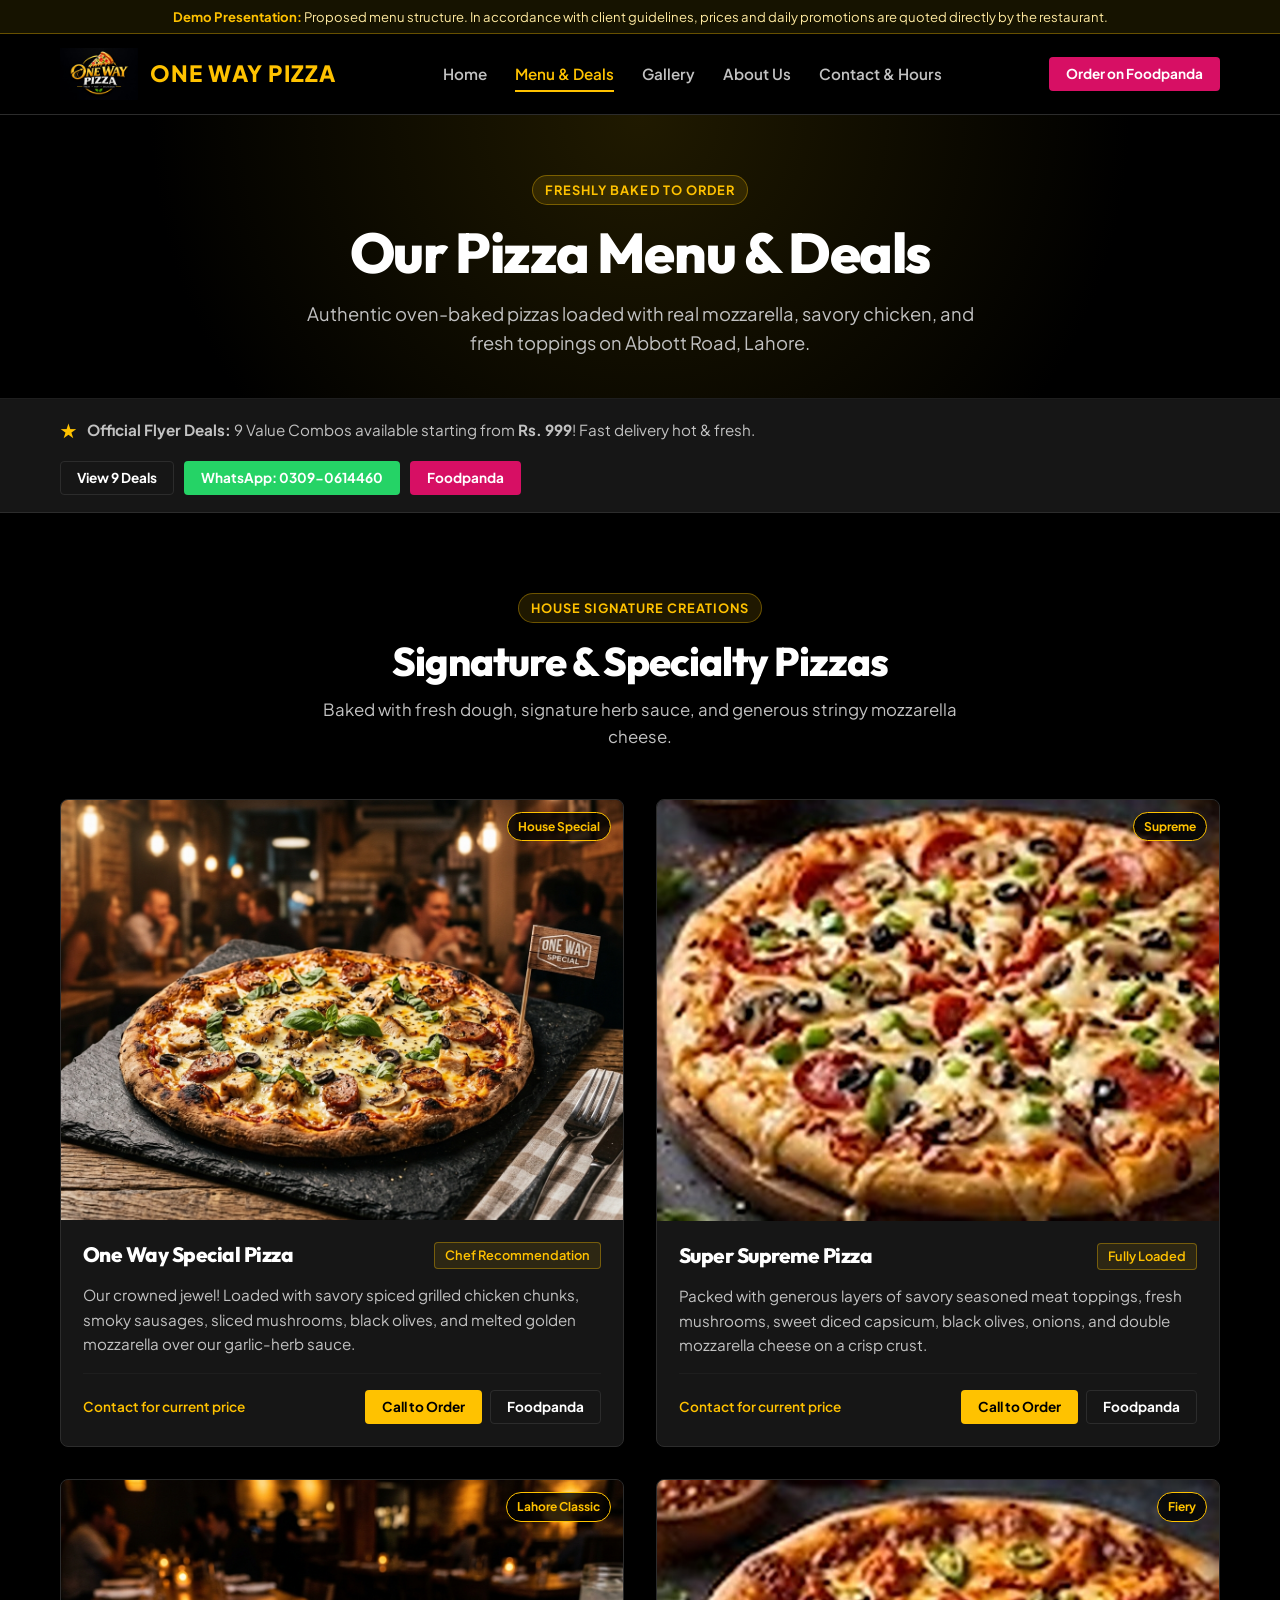
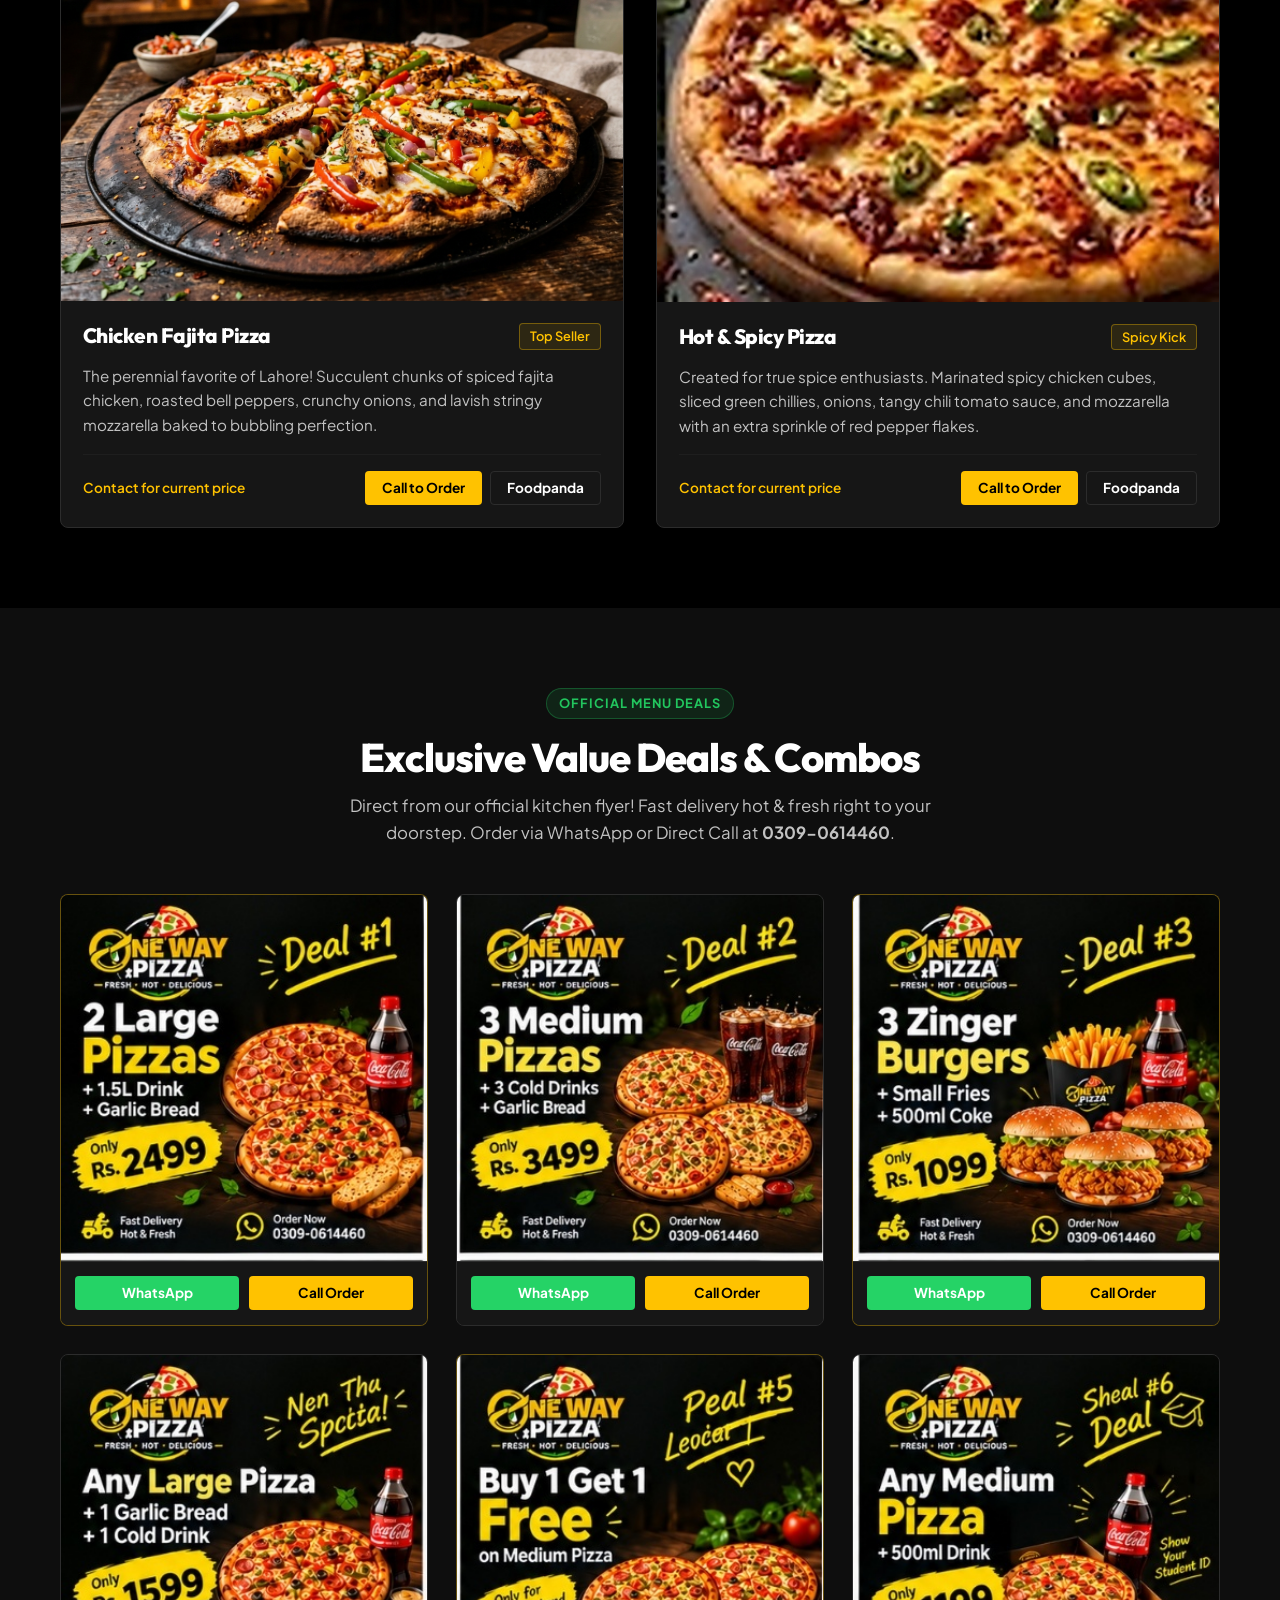
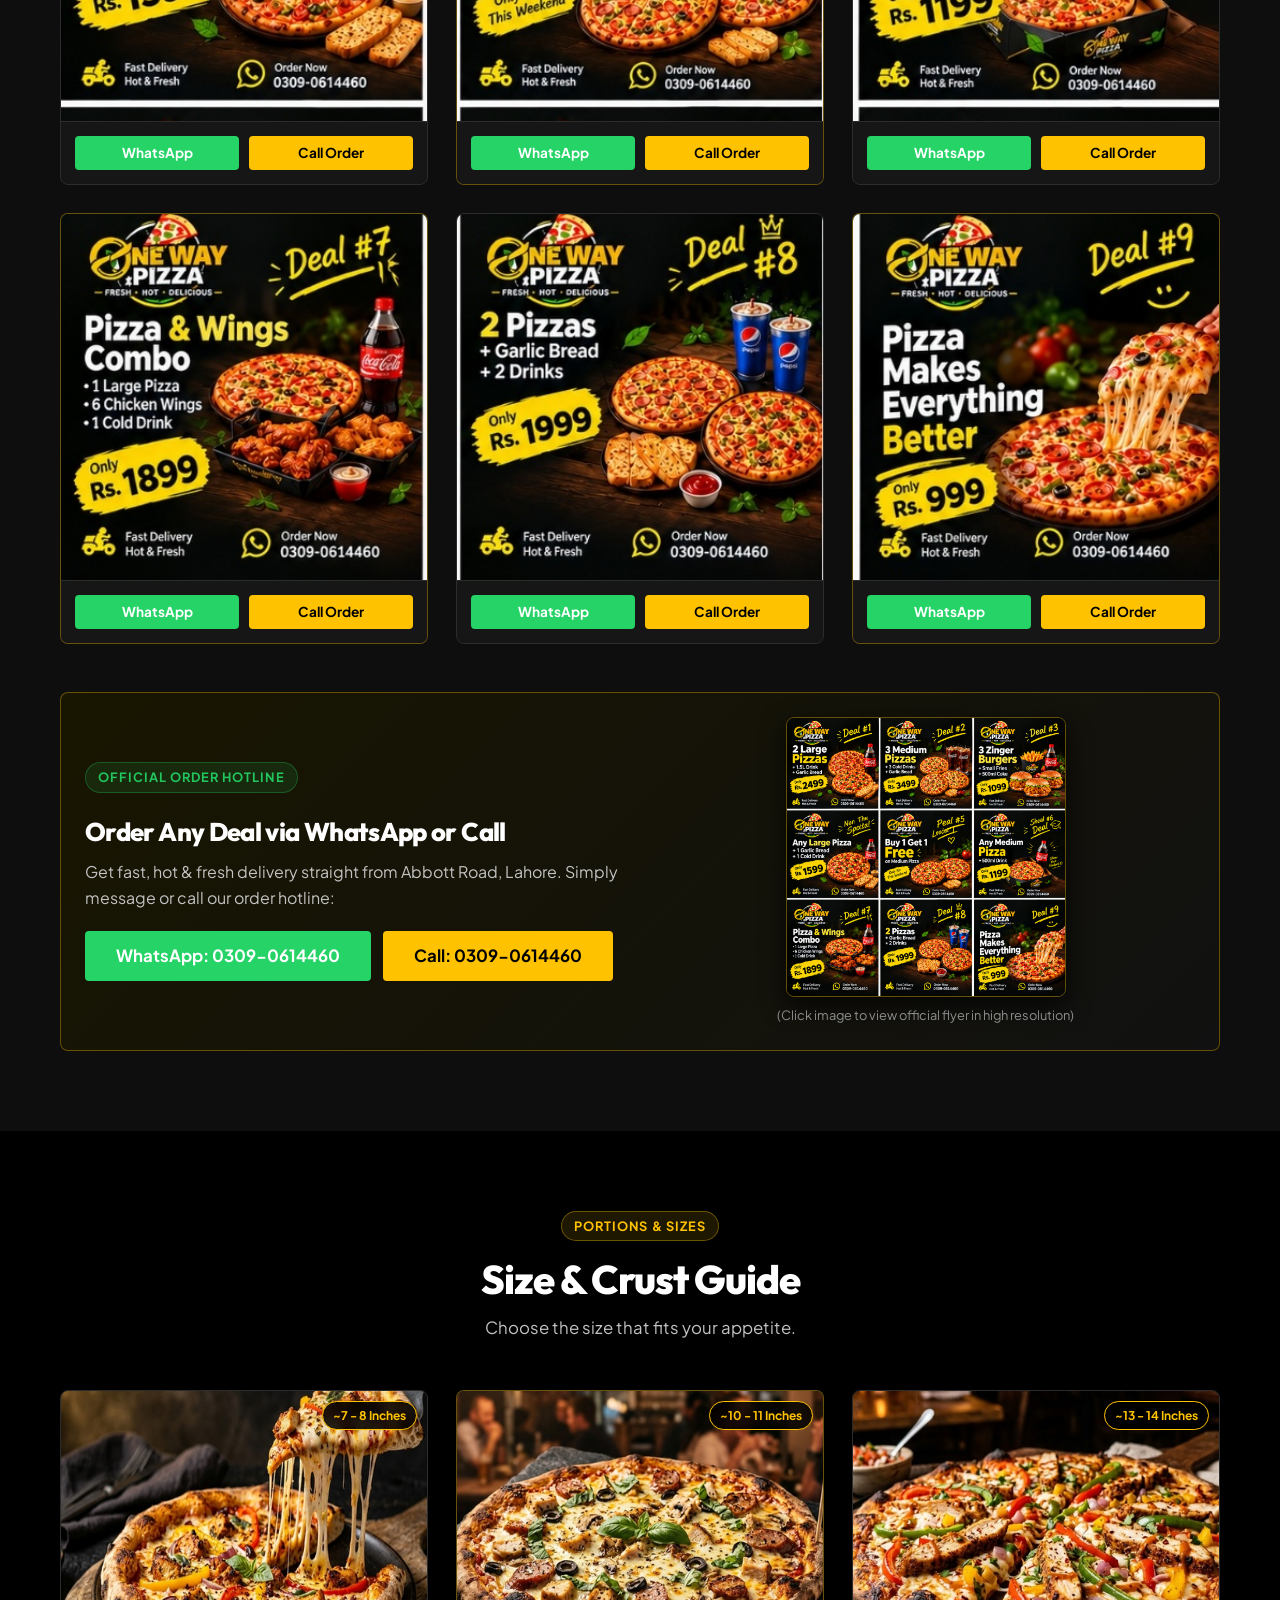
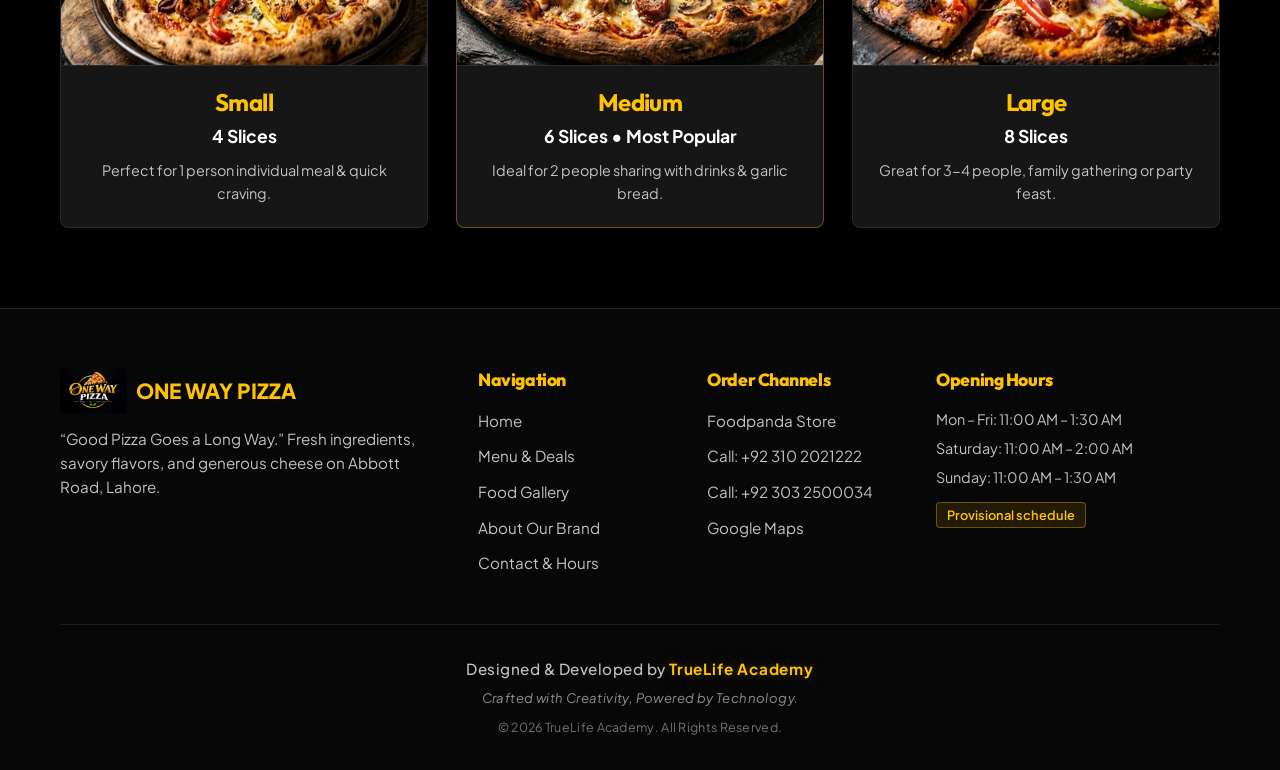
<file: menu.html>
<!DOCTYPE html>
<html lang="en">
<head>
  <meta charset="UTF-8">
  <meta name="viewport" content="width=device-width, initial-scale=1.0">
  <title>Menu & Deals | One Way Pizza | Abbott Road, Lahore</title>
  <meta name="description" content="Explore the authentic menu of One Way Pizza in Lahore. Featuring One Way Special, Chicken Fajita, Super Supreme and Hot & Spicy pizzas, plus combo deals.">
  
  <meta property="og:title" content="Menu & Deals | One Way Pizza Lahore">
  <meta property="og:description" content="Freshly baked signature pizzas and value deals on Abbott Road, Lahore. Order on Foodpanda or call directly.">
  <meta property="og:type" content="website">
  <meta property="og:image" content="assets/one-way-pizza-logo.png">

  <!-- Google Fonts: Outfit & Plus Jakarta Sans -->
  <link rel="preconnect" href="https://fonts.googleapis.com">
  <link rel="preconnect" href="https://fonts.gstatic.com" crossorigin>
  <link href="https://fonts.googleapis.com/css2?family=Outfit:wght@400;500;600;700;800;900&family=Plus+Jakarta+Sans:ital,wght@0,400;0,500;0,600;0,700;0,800;1,400&display=swap" rel="stylesheet">

  <link rel="stylesheet" href="css/style.css">
  <link rel="stylesheet" href="css/responsive.css">
</head>
<body>

  <!-- Demo Disclaimer Banner -->
  <div class="demo-alert-banner" role="alert">
    <strong>Demo Presentation:</strong> Proposed menu structure. In accordance with client guidelines, prices and daily promotions are quoted directly by the restaurant.
  </div>

  <!-- Header -->
  <header class="site-header">
    <div class="container">
      <div class="nav-wrapper">
        <a href="index.html" class="brand-logo-link" aria-label="One Way Pizza Home">
          <img src="assets/one-way-pizza-logo.png" alt="One Way Pizza Logo" class="brand-logo-img">
          <span class="brand-logo-text">One Way Pizza</span>
        </a>

        <!-- Desktop Navigation -->
        <nav class="desktop-nav" aria-label="Main Navigation">
          <a href="index.html" class="nav-link">Home</a>
          <a href="menu.html" class="nav-link active">Menu & Deals</a>
          <a href="gallery.html" class="nav-link">Gallery</a>
          <a href="about.html" class="nav-link">About Us</a>
          <a href="contact.html" class="nav-link">Contact & Hours</a>
        </nav>

        <div class="header-actions">
          <a href="https://www.foodpanda.pk/restaurant/ktfh/one-way-pizza-ktfh" target="_blank" rel="noopener noreferrer" class="btn btn-foodpanda btn-sm">Order on Foodpanda</a>
          <button class="mobile-nav-toggle" aria-label="Toggle navigation menu" aria-expanded="false" aria-controls="mobile-nav-drawer">
            <svg width="24" height="24" viewBox="0 0 24 24" fill="none" stroke="currentColor" stroke-width="2" stroke-linecap="round" stroke-linejoin="round">
              <line x1="3" y1="12" x2="21" y2="12"></line>
              <line x1="3" y1="6" x2="21" y2="6"></line>
              <line x1="3" y1="18" x2="21" y2="18"></line>
            </svg>
          </button>
        </div>
      </div>
    </div>
  </header>

  <!-- Mobile Drawer -->
  <div class="drawer-overlay" aria-hidden="true"></div>
  <aside id="mobile-nav-drawer" class="mobile-drawer" aria-label="Mobile Navigation Drawer">
    <div class="mobile-drawer-header">
      <span class="brand-logo-text">One Way Pizza</span>
      <button class="drawer-close-btn" aria-label="Close navigation menu">&times;</button>
    </div>
    <nav class="drawer-links">
      <a href="index.html" class="nav-link">Home</a>
      <a href="menu.html" class="nav-link active">Menu & Deals</a>
      <a href="gallery.html" class="nav-link">Gallery</a>
      <a href="about.html" class="nav-link">About Us</a>
      <a href="contact.html" class="nav-link">Contact & Hours</a>
    </nav>
    <div style="margin-top: auto; display: flex; flex-direction: column; gap: 12px;">
      <a href="tel:+923102021222" class="btn btn-primary btn-sm">Call: +92 310 2021222</a>
      <a href="https://www.foodpanda.pk/restaurant/ktfh/one-way-pizza-ktfh" target="_blank" rel="noopener noreferrer" class="btn btn-foodpanda btn-sm">Order on Foodpanda</a>
    </div>
  </aside>

  <!-- Main Content -->
  <main id="main-content">

    <!-- Page Hero -->
    <section class="page-hero">
      <div class="container">
        <span class="badge-tag">Freshly Baked To Order</span>
        <h1>Our Pizza Menu & Deals</h1>
        <p class="hero-subtitle">
          Authentic oven-baked pizzas loaded with real mozzarella, savory chicken, and fresh toppings on Abbott Road, Lahore.
        </p>
      </div>
    </section>

    <!-- Pricing Integrity & Deals Notice -->
    <section style="background-color: var(--color-surface); border-bottom: 1px solid var(--color-border); padding: 16px 0;">
      <div class="container">
        <div style="display: flex; align-items: center; justify-content: space-between; gap: 16px; flex-wrap: wrap;">
          <div style="display: flex; align-items: center; gap: 10px;">
            <span style="color: var(--color-gold); font-size: 1.2rem;">&#9733;</span>
            <span style="font-size: 0.95rem; color: var(--color-text-secondary);">
              <strong>Official Flyer Deals:</strong> 9 Value Combos available starting from <strong>Rs. 999</strong>! Fast delivery hot & fresh.
            </span>
          </div>
          <div style="display: flex; gap: 10px; flex-wrap: wrap;">
            <a href="#deals-section" class="btn btn-secondary btn-sm">View 9 Deals</a>
            <a href="https://wa.me/923090614460" target="_blank" rel="noopener noreferrer" class="btn btn-whatsapp btn-sm">WhatsApp: 0309-0614460</a>
            <a href="https://www.foodpanda.pk/restaurant/ktfh/one-way-pizza-ktfh" target="_blank" rel="noopener noreferrer" class="btn btn-foodpanda btn-sm">Foodpanda</a>
          </div>
        </div>
      </div>
    </section>

    <!-- Signature Pizzas Section -->
    <section class="section">
      <div class="container">
        <div class="section-header">
          <span class="badge-tag">House Signature Creations</span>
          <h2>Signature & Specialty Pizzas</h2>
          <p>Baked with fresh dough, signature herb sauce, and generous stringy mozzarella cheese.</p>
        </div>

        <div class="grid-2">
          
          <!-- One Way Special Pizza -->
          <article class="pizza-card" style="flex-direction: row; flex-wrap: wrap;">
            <div class="pizza-card-img-wrapper" style="flex: 1 1 260px; aspect-ratio: auto; min-height: 220px;">
              <img src="assets/images/special_pizza.jpg" alt="One Way Special Pizza with sausages and mushrooms" class="pizza-card-img">
              <span class="pizza-card-badge">House Special</span>
            </div>
            <div class="pizza-card-body" style="flex: 2 1 300px;">
              <div style="display: flex; justify-content: space-between; align-items: flex-start; margin-bottom: 8px;">
                <h3 class="pizza-card-title">One Way Special Pizza</h3>
                <span class="provisional-badge">Chef Recommendation</span>
              </div>
              <p class="pizza-card-desc">
                Our crowned jewel! Loaded with savory spiced grilled chicken chunks, smoky sausages, sliced mushrooms, black olives, and melted golden mozzarella over our garlic-herb sauce.
              </p>
              <div class="pizza-card-footer">
                <span class="pizza-card-price-note">Contact for current price</span>
                <div style="display: flex; gap: 8px;">
                  <a href="tel:+923102021222" class="btn btn-primary btn-sm">Call to Order</a>
                  <a href="https://www.foodpanda.pk/restaurant/ktfh/one-way-pizza-ktfh" target="_blank" rel="noopener noreferrer" class="btn btn-secondary btn-sm">Foodpanda</a>
                </div>
              </div>
            </div>
          </article>

          <!-- Super Supreme Pizza -->
          <article class="pizza-card" style="flex-direction: row; flex-wrap: wrap;">
            <div class="pizza-card-img-wrapper" style="flex: 1 1 260px; aspect-ratio: auto; min-height: 220px;">
              <img src="assets/images/super_supreme_pizza.jpg" alt="Super Supreme Pizza with full toppings" class="pizza-card-img">
              <span class="pizza-card-badge">Supreme</span>
            </div>
            <div class="pizza-card-body" style="flex: 2 1 300px;">
              <div style="display: flex; justify-content: space-between; align-items: flex-start; margin-bottom: 8px;">
                <h3 class="pizza-card-title">Super Supreme Pizza</h3>
                <span class="provisional-badge">Fully Loaded</span>
              </div>
              <p class="pizza-card-desc">
                Packed with generous layers of savory seasoned meat toppings, fresh mushrooms, sweet diced capsicum, black olives, onions, and double mozzarella cheese on a crisp crust.
              </p>
              <div class="pizza-card-footer">
                <span class="pizza-card-price-note">Contact for current price</span>
                <div style="display: flex; gap: 8px;">
                  <a href="tel:+923102021222" class="btn btn-primary btn-sm">Call to Order</a>
                  <a href="https://www.foodpanda.pk/restaurant/ktfh/one-way-pizza-ktfh" target="_blank" rel="noopener noreferrer" class="btn btn-secondary btn-sm">Foodpanda</a>
                </div>
              </div>
            </div>
          </article>

          <!-- Chicken Fajita Pizza -->
          <article class="pizza-card" style="flex-direction: row; flex-wrap: wrap;">
            <div class="pizza-card-img-wrapper" style="flex: 1 1 260px; aspect-ratio: auto; min-height: 220px;">
              <img src="assets/images/fajita_pizza.jpg" alt="Chicken Fajita Pizza with bell peppers" class="pizza-card-img">
              <span class="pizza-card-badge">Lahore Classic</span>
            </div>
            <div class="pizza-card-body" style="flex: 2 1 300px;">
              <div style="display: flex; justify-content: space-between; align-items: flex-start; margin-bottom: 8px;">
                <h3 class="pizza-card-title">Chicken Fajita Pizza</h3>
                <span class="provisional-badge">Top Seller</span>
              </div>
              <p class="pizza-card-desc">
                The perennial favorite of Lahore! Succulent chunks of spiced fajita chicken, roasted bell peppers, crunchy onions, and lavish stringy mozzarella baked to bubbling perfection.
              </p>
              <div class="pizza-card-footer">
                <span class="pizza-card-price-note">Contact for current price</span>
                <div style="display: flex; gap: 8px;">
                  <a href="tel:+923102021222" class="btn btn-primary btn-sm">Call to Order</a>
                  <a href="https://www.foodpanda.pk/restaurant/ktfh/one-way-pizza-ktfh" target="_blank" rel="noopener noreferrer" class="btn btn-secondary btn-sm">Foodpanda</a>
                </div>
              </div>
            </div>
          </article>

          <!-- Hot & Spicy Pizza -->
          <article class="pizza-card" style="flex-direction: row; flex-wrap: wrap;">
            <div class="pizza-card-img-wrapper" style="flex: 1 1 260px; aspect-ratio: auto; min-height: 220px;">
              <img src="assets/images/hot_spicy_pizza.jpg" alt="Hot & Spicy Pizza with red peppers and chili" class="pizza-card-img">
              <span class="pizza-card-badge">Fiery</span>
            </div>
            <div class="pizza-card-body" style="flex: 2 1 300px;">
              <div style="display: flex; justify-content: space-between; align-items: flex-start; margin-bottom: 8px;">
                <h3 class="pizza-card-title">Hot & Spicy Pizza</h3>
                <span class="provisional-badge">Spicy Kick</span>
              </div>
              <p class="pizza-card-desc">
                Created for true spice enthusiasts. Marinated spicy chicken cubes, sliced green chillies, onions, tangy chili tomato sauce, and mozzarella with an extra sprinkle of red pepper flakes.
              </p>
              <div class="pizza-card-footer">
                <span class="pizza-card-price-note">Contact for current price</span>
                <div style="display: flex; gap: 8px;">
                  <a href="tel:+923102021222" class="btn btn-primary btn-sm">Call to Order</a>
                  <a href="https://www.foodpanda.pk/restaurant/ktfh/one-way-pizza-ktfh" target="_blank" rel="noopener noreferrer" class="btn btn-secondary btn-sm">Foodpanda</a>
                </div>
              </div>
            </div>
          </article>

        </div>
      </div>
    </section>

    <!-- Official Deals & Combos Section (From Client Menu Flyer) -->
    <section class="section section-dark" id="deals-section">
      <div class="container">
        <div class="section-header">
          <span class="badge-tag" style="background-color: var(--color-accent-green-bg); color: var(--color-accent-green); border-color: rgba(34,197,94,0.3);">
            Official Menu Deals
          </span>
          <h2>Exclusive Value Deals & Combos</h2>
          <p>Direct from our official kitchen flyer! Fast delivery hot & fresh right to your doorstep. Order via WhatsApp or Direct Call at <strong>0309-0614460</strong>.</p>
        </div>

        <!-- Deals Grid (9 Full Picture Deal Cards) -->
        <div class="grid-3">
          
          <!-- Deal #1 -->
          <div class="deal-card popular">
            <div class="deal-card-media">
              <img src="assets/images/deal_1.jpg" alt="Deal #1: 2 Large Pizzas + 1.5L Drink + Garlic Bread Only Rs. 2499" class="deal-full-img" loading="lazy">
            </div>
            <div class="deal-card-actions-bar">
              <a href="https://wa.me/923090614460?text=Hi%20One%20Way%20Pizza%2C%20I%20want%20to%20order%20Deal%20%231%20(Rs.%202499)" target="_blank" rel="noopener noreferrer" class="btn btn-whatsapp btn-sm">WhatsApp</a>
              <a href="tel:+923090614460" class="btn btn-primary btn-sm">Call Order</a>
            </div>
          </div>

          <!-- Deal #2 -->
          <div class="deal-card">
            <div class="deal-card-media">
              <img src="assets/images/deal_2.jpg" alt="Deal #2: 3 Medium Pizzas + 3 Drinks + Garlic Bread Only Rs. 3499" class="deal-full-img" loading="lazy">
            </div>
            <div class="deal-card-actions-bar">
              <a href="https://wa.me/923090614460?text=Hi%20One%20Way%20Pizza%2C%20I%20want%20to%20order%20Deal%20%232%20(Rs.%203499)" target="_blank" rel="noopener noreferrer" class="btn btn-whatsapp btn-sm">WhatsApp</a>
              <a href="tel:+923090614460" class="btn btn-primary btn-sm">Call Order</a>
            </div>
          </div>

          <!-- Deal #3 -->
          <div class="deal-card popular">
            <div class="deal-card-media">
              <img src="assets/images/deal_3.jpg" alt="Deal #3: 3 Zinger Burgers + Small Fries + 500ml Coke Only Rs. 1099" class="deal-full-img" loading="lazy">
            </div>
            <div class="deal-card-actions-bar">
              <a href="https://wa.me/923090614460?text=Hi%20One%20Way%20Pizza%2C%20I%20want%20to%20order%20Deal%20%233%20(Rs.%201099)" target="_blank" rel="noopener noreferrer" class="btn btn-whatsapp btn-sm">WhatsApp</a>
              <a href="tel:+923090614460" class="btn btn-primary btn-sm">Call Order</a>
            </div>
          </div>

          <!-- Deal #4 -->
          <div class="deal-card">
            <div class="deal-card-media">
              <img src="assets/images/deal_4.jpg" alt="Deal #4: Any Large Pizza + Garlic Bread + Cold Drink Only Rs. 1599" class="deal-full-img" loading="lazy">
            </div>
            <div class="deal-card-actions-bar">
              <a href="https://wa.me/923090614460?text=Hi%20One%20Way%20Pizza%2C%20I%20want%20to%20order%20Deal%20%234%20(Rs.%201599)" target="_blank" rel="noopener noreferrer" class="btn btn-whatsapp btn-sm">WhatsApp</a>
              <a href="tel:+923090614460" class="btn btn-primary btn-sm">Call Order</a>
            </div>
          </div>

          <!-- Deal #5 -->
          <div class="deal-card popular">
            <div class="deal-card-media">
              <img src="assets/images/deal_5.jpg" alt="Deal #5: Buy 1 Get 1 Free on Medium Pizza Weekend Offer" class="deal-full-img" loading="lazy">
            </div>
            <div class="deal-card-actions-bar">
              <a href="https://wa.me/923090614460?text=Hi%20One%20Way%20Pizza%2C%20I%20want%20to%20claim%20Deal%20%235%20(Buy%201%20Get%201%20Free)" target="_blank" rel="noopener noreferrer" class="btn btn-whatsapp btn-sm">WhatsApp</a>
              <a href="tel:+923090614460" class="btn btn-primary btn-sm">Call Order</a>
            </div>
          </div>

          <!-- Deal #6 -->
          <div class="deal-card">
            <div class="deal-card-media">
              <img src="assets/images/deal_6.jpg" alt="Deal #6: Student Deal Any Medium Pizza + 500ml Drink Only Rs. 1199" class="deal-full-img" loading="lazy">
            </div>
            <div class="deal-card-actions-bar">
              <a href="https://wa.me/923090614460?text=Hi%20One%20Way%20Pizza%2C%20I%20want%20to%20order%20Student%20Deal%20%236%20(Rs.%201199)" target="_blank" rel="noopener noreferrer" class="btn btn-whatsapp btn-sm">WhatsApp</a>
              <a href="tel:+923090614460" class="btn btn-primary btn-sm">Call Order</a>
            </div>
          </div>

          <!-- Deal #7 -->
          <div class="deal-card popular">
            <div class="deal-card-media">
              <img src="assets/images/deal_7.jpg" alt="Deal #7: Pizza and Wings Combo Only Rs. 1899" class="deal-full-img" loading="lazy">
            </div>
            <div class="deal-card-actions-bar">
              <a href="https://wa.me/923090614460?text=Hi%20One%20Way%20Pizza%2C%20I%20want%20to%20order%20Deal%20%237%20(Rs.%201899)" target="_blank" rel="noopener noreferrer" class="btn btn-whatsapp btn-sm">WhatsApp</a>
              <a href="tel:+923090614460" class="btn btn-primary btn-sm">Call Order</a>
            </div>
          </div>

          <!-- Deal #8 -->
          <div class="deal-card">
            <div class="deal-card-media">
              <img src="assets/images/deal_8.jpg" alt="Deal #8: 2 Pizzas + Garlic Bread + 2 Drinks Only Rs. 1999" class="deal-full-img" loading="lazy">
            </div>
            <div class="deal-card-actions-bar">
              <a href="https://wa.me/923090614460?text=Hi%20One%20Way%20Pizza%2C%20I%20want%20to%20order%20Deal%20%238%20(Rs.%201999)" target="_blank" rel="noopener noreferrer" class="btn btn-whatsapp btn-sm">WhatsApp</a>
              <a href="tel:+923090614460" class="btn btn-primary btn-sm">Call Order</a>
            </div>
          </div>

          <!-- Deal #9 -->
          <div class="deal-card popular">
            <div class="deal-card-media">
              <img src="assets/images/deal_9.jpg" alt="Deal #9: Pizza Makes Everything Better Only Rs. 999" class="deal-full-img" loading="lazy">
            </div>
            <div class="deal-card-actions-bar">
              <a href="https://wa.me/923090614460?text=Hi%20One%20Way%20Pizza%2C%20I%20want%20to%20order%20Deal%20%239%20(Rs.%20999)" target="_blank" rel="noopener noreferrer" class="btn btn-whatsapp btn-sm">WhatsApp</a>
              <a href="tel:+923090614460" class="btn btn-primary btn-sm">Call Order</a>
            </div>
          </div>

        </div>

        <!-- Official Flyer Banner & Hotline Callout -->
        <div class="info-box" style="margin-top: 48px; border-color: var(--color-gold-border); background: linear-gradient(135deg, #181500 0%, #111111 100%);">
          <div class="grid-2" style="align-items: center;">
            <div>
              <span class="badge-tag" style="background-color: var(--color-accent-green-bg); color: var(--color-accent-green); border-color: rgba(34,197,94,0.3);">
                Official Order Hotline
              </span>
              <h3 style="font-size: 1.6rem; margin: 10px 0 12px; color: #fff;">Order Any Deal via WhatsApp or Call</h3>
              <p style="margin-bottom: 20px; font-size: 1rem;">
                Get fast, hot & fresh delivery straight from Abbott Road, Lahore. Simply message or call our order hotline:
              </p>
              <div style="display: flex; gap: 12px; flex-wrap: wrap;">
                <a href="https://wa.me/923090614460" target="_blank" rel="noopener noreferrer" class="btn btn-whatsapp btn-lg">
                  <span>WhatsApp: 0309-0614460</span>
                </a>
                <a href="tel:+923090614460" class="btn btn-primary btn-lg">
                  <span>Call: 0309-0614460</span>
                </a>
              </div>
            </div>
            
            <div style="text-align: center;">
              <a href="assets/images/one_way_deals_menu.jpg" target="_blank" rel="noopener noreferrer" title="View Full High-Res Flyer">
                <img src="assets/images/one_way_deals_menu.jpg" alt="One Way Pizza Official 9 Deals Menu Flyer" style="border-radius: var(--radius-md); border: 1px solid var(--color-gold-border); max-height: 280px; width: auto; margin: 0 auto; box-shadow: 0 8px 24px rgba(0,0,0,0.8);">
              </a>
              <span style="font-size: 0.8rem; color: var(--color-text-muted); display: block; margin-top: 8px;">
                (Click image to view official flyer in high resolution)
              </span>
            </div>
          </div>
        </div>

      </div>
    </section>

    <!-- Size & Crust Reference -->
    <section class="section">
      <div class="container">
        <div class="section-header">
          <span class="badge-tag">Portions & Sizes</span>
          <h2>Size & Crust Guide</h2>
          <p>Choose the size that fits your appetite.</p>
        </div>

        <div class="grid-3">
          <!-- Small Size Card -->
          <div class="size-card">
            <div class="size-card-img-wrapper">
              <img src="assets/images/size_small.jpg" alt="Small Pizza ~7-8 Inches" class="size-card-img" loading="lazy">
              <span class="size-card-badge">~7 - 8 Inches</span>
            </div>
            <div class="size-card-body">
              <h3 class="size-card-title">Small</h3>
              <p class="size-card-dimension">4 Slices</p>
              <p class="size-card-desc">Perfect for 1 person individual meal & quick craving.</p>
            </div>
          </div>

          <!-- Medium Size Card -->
          <div class="size-card popular">
            <div class="size-card-img-wrapper">
              <img src="assets/images/size_medium.jpg" alt="Medium Pizza ~10-11 Inches" class="size-card-img" loading="lazy">
              <span class="size-card-badge">~10 - 11 Inches</span>
            </div>
            <div class="size-card-body">
              <h3 class="size-card-title">Medium</h3>
              <p class="size-card-dimension">6 Slices &bull; Most Popular</p>
              <p class="size-card-desc">Ideal for 2 people sharing with drinks & garlic bread.</p>
            </div>
          </div>

          <!-- Large Size Card -->
          <div class="size-card">
            <div class="size-card-img-wrapper">
              <img src="assets/images/size_large.jpg" alt="Large Pizza ~13-14 Inches" class="size-card-img" loading="lazy">
              <span class="size-card-badge">~13 - 14 Inches</span>
            </div>
            <div class="size-card-body">
              <h3 class="size-card-title">Large</h3>
              <p class="size-card-dimension">8 Slices</p>
              <p class="size-card-desc">Great for 3-4 people, family gathering or party feast.</p>
            </div>
          </div>
        </div>
      </div>
    </section>

  </main>

  <!-- Footer -->
  <footer class="site-footer">
    <div class="container">
      <div class="footer-grid">
        <div class="footer-col">
          <div style="display: flex; align-items: center; gap: 10px; margin-bottom: 14px;">
            <img src="assets/one-way-pizza-logo.png" alt="One Way Pizza Logo" style="height: 44px; width: auto;">
            <span style="font-size: 1.3rem; font-weight: 800; color: var(--color-gold);">ONE WAY PIZZA</span>
          </div>
          <p>“Good Pizza Goes a Long Way.” Fresh ingredients, savory flavors, and generous cheese on Abbott Road, Lahore.</p>
        </div>

        <div class="footer-col">
          <h4>Navigation</h4>
          <ul class="footer-links">
            <li><a href="index.html">Home</a></li>
            <li><a href="menu.html">Menu & Deals</a></li>
            <li><a href="gallery.html">Food Gallery</a></li>
            <li><a href="about.html">About Our Brand</a></li>
            <li><a href="contact.html">Contact & Hours</a></li>
          </ul>
        </div>

        <div class="footer-col">
          <h4>Order Channels</h4>
          <ul class="footer-links">
            <li><a href="https://www.foodpanda.pk/restaurant/ktfh/one-way-pizza-ktfh" target="_blank" rel="noopener noreferrer">Foodpanda Store</a></li>
            <li><a href="tel:+923102021222">Call: +92 310 2021222</a></li>
            <li><a href="tel:+923032500034">Call: +92 303 2500034</a></li>
            <li><a href="https://www.google.com/maps/search/?api=1&query=One+Way+Pizza+Abbott+Road+Lahore" target="_blank" rel="noopener noreferrer">Google Maps</a></li>
          </ul>
        </div>

        <div class="footer-col">
          <h4>Opening Hours</h4>
          <p style="font-size: 0.9rem; margin-bottom: 6px;">Mon – Fri: 11:00 AM – 1:30 AM</p>
          <p style="font-size: 0.9rem; margin-bottom: 6px;">Saturday: 11:00 AM – 2:00 AM</p>
          <p style="font-size: 0.9rem; margin-bottom: 12px;">Sunday: 11:00 AM – 1:30 AM</p>
          <span class="provisional-badge">Provisional schedule</span>
        </div>
      </div>

      <div class="footer-bottom">
        <div class="developer-credit-box">
          <p class="dev-by-line">Designed &amp; Developed by <strong class="dev-brand-highlight">TrueLife Academy</strong></p>
          <p class="dev-tagline">Crafted with Creativity, Powered by Technology.</p>
          <p class="dev-copyright">&copy; 2026 TrueLife Academy. All Rights Reserved.</p>
        </div>
      </div>
    </div>
  </footer>

  <script src="js/data.js"></script>
  <script src="js/main.js"></script>
</body>
</html>
</file>
<file: css/style.css>
@import url('https://fonts.googleapis.com/css2?family=Outfit:wght@400;500;600;700;800;900&family=Plus+Jakarta+Sans:ital,wght@0,400;0,500;0,600;0,700;0,800;1,400&display=swap');

/* ==========================================================================
   ONE WAY PIZZA — MASTER DESIGN SYSTEM STYLES
   Colors: Deep Black (#000000), Gold (#FFC200), White (#FFFFFF), Charcoal (#141414)
   ========================================================================== */

:root {
  /* Color Palette */
  --color-bg-primary: #000000;
  --color-bg-secondary: #0e0e0e;
  --color-surface: #161616;
  --color-surface-elevated: #202020;
  --color-border: #2c2c2c;
  --color-border-subtle: #1e1e1e;
  
  --color-gold: #FFC200;
  --color-gold-hover: #e0aa00;
  --color-gold-muted: rgba(255, 194, 0, 0.12);
  --color-gold-border: rgba(255, 194, 0, 0.35);

  --color-text-primary: #FFFFFF;
  --color-text-secondary: #c2c2c2;
  --color-text-muted: #8e8e8e;
  --color-text-dark: #000000;

  --color-accent-green: #22c55e;
  --color-accent-green-bg: rgba(34, 197, 94, 0.12);
  --color-accent-red: #ef4444;

  /* Typography: Outfit for Headings / Plus Jakarta Sans for Body */
  --font-family-sans: "Plus Jakarta Sans", -apple-system, BlinkMacSystemFont, "Segoe UI", Roboto, "Helvetica Neue", Arial, sans-serif;
  --font-family-display: "Outfit", -apple-system, BlinkMacSystemFont, "Segoe UI", Roboto, sans-serif;

  /* Layout & Spacing */
  --container-max-width: 1200px;
  --header-height: 80px;
  --radius-sm: 4px;
  --radius-md: 8px;
  --radius-lg: 12px;
  --radius-full: 9999px;

  /* Transitions */
  --transition-fast: 0.15s ease;
  --transition-normal: 0.25s ease;
}

/* Reset & Box Sizing */
*, *::before, *::after {
  box-sizing: border-box;
  margin: 0;
  padding: 0;
}

html {
  font-family: var(--font-family-sans);
  background-color: var(--color-bg-primary);
  color: var(--color-text-primary);
  scroll-behavior: smooth;
  -webkit-font-smoothing: antialiased;
  -moz-osx-font-smoothing: grayscale;
  overflow-x: hidden;
  width: 100%;
  max-width: 100%;
}

body {
  min-height: 100vh;
  display: flex;
  flex-direction: column;
  line-height: 1.6;
  background-color: var(--color-bg-primary);
  overflow-x: hidden;
  width: 100%;
  max-width: 100%;
  margin: 0;
  padding: 0;
}

/* Focus styles for WCAG AA Accessibility */
:focus-visible {
  outline: 2px solid var(--color-gold);
  outline-offset: 3px;
}

/* Reduced motion preference */
@media (prefers-reduced-motion: reduce) {
  html {
    scroll-behavior: auto;
  }
  *, *::before, *::after {
    animation-duration: 0.01ms !important;
    animation-iteration-count: 1 !important;
    transition-duration: 0.01ms !important;
    scroll-behavior: auto !important;
  }
  .hero-content > *,
  .hero-image-container,
  .hero-image-card,
  .hero-pizza-img,
  .hero-pizza-disc-wrap,
  .hero-video-card,
  .hero-spinning-pizza,
  .hero-brand-video,
  .hero-floating-badge,
  .pulse-cta {
    animation: none !important;
    transform: none !important;
  }
  .video-fullscreen-element,
  .hero-spinning-pizza,
  .hero-brand-video {
    animation: none !important;
  }
  .video-fullscreen-bg-wrapper {
    background: url('../assets/images/fullscreen_video_poster.jpg') center/cover no-repeat !important;
  }
  .reveal {
    opacity: 1 !important;
    transform: none !important;
    transition: none !important;
  }
  .btn:hover,
  .btn:active,
  .feature-card:hover,
  .step-card:hover,
  .deal-card:hover,
  .size-card:hover,
  .pizza-card:hover {
    transform: none !important;
  }
}

/* ==========================================================================
   ANIMATIONS & MICRO-INTERACTIONS
   ========================================================================== */
@keyframes heroFadeInUp {
  from {
    opacity: 0;
    transform: translateY(24px);
  }
  to {
    opacity: 1;
    transform: translateY(0);
  }
}

@keyframes heroFadeInScale {
  from {
    opacity: 0;
    transform: scale(0.96) translateY(20px);
  }
  to {
    opacity: 1;
    transform: scale(1) translateY(0);
  }
}

@keyframes heroBreathing {
  0%, 100% {
    transform: translateY(0);
  }
  50% {
    transform: translateY(-6px);
  }
}

@keyframes badgeCounterFloat {
  0%, 100% {
    transform: translateY(0);
  }
  50% {
    transform: translateY(4px);
  }
}

@keyframes whatsappPulse {
  0%, 100% {
    box-shadow: 0 0 0 0 rgba(37, 211, 102, 0.45);
  }
  50% {
    box-shadow: 0 0 0 10px rgba(37, 211, 102, 0);
  }
}

/* Hero Content Staggered Entrance */
.hero-content > .badge-tag,
.hero-content > .hero-badge-pill {
  animation: heroFadeInUp 0.6s cubic-bezier(0.16, 1, 0.3, 1) 0.1s both;
}

.hero-content > h1,
.hero-content > .hero-main-heading {
  animation: heroFadeInUp 0.65s cubic-bezier(0.16, 1, 0.3, 1) 0.22s both;
}

.hero-content > p,
.hero-content > .hero-lead-paragraph {
  animation: heroFadeInUp 0.65s cubic-bezier(0.16, 1, 0.3, 1) 0.35s both;
}

.hero-content > .hero-cta-group {
  animation: heroFadeInUp 0.65s cubic-bezier(0.16, 1, 0.3, 1) 0.48s both;
}

.hero-content > div:last-child {
  animation: heroFadeInUp 0.65s cubic-bezier(0.16, 1, 0.3, 1) 0.6s both;
}

.hero-image-container {
  animation: heroFadeInScale 0.8s cubic-bezier(0.16, 1, 0.3, 1) 0.25s both;
}

/* ==========================================================================
   HERO SECTION — ORIGINAL ARTISANAL SPINNING PIZZA DISC (2-COLUMN GRID)
   ========================================================================== */
.hero-pizza-disc-wrap {
  position: relative;
  width: 100%;
  max-width: 460px;
  display: flex;
  align-items: center;
  justify-content: center;
  border-radius: var(--radius-lg);
  overflow: hidden;
  box-shadow: 0 20px 45px rgba(0, 0, 0, 0.9), 0 0 35px rgba(255, 194, 0, 0.22);
  transition: transform 0.4s cubic-bezier(0.16, 1, 0.3, 1), box-shadow 0.4s ease;
  will-change: transform, box-shadow;
  animation: heroBreathing 5s ease-in-out infinite 1.2s;
  background-color: transparent;
}

.hero-pizza-disc-wrap:hover {
  transform: translateY(-4px) scale(1.02);
  box-shadow: 0 25px 50px rgba(0, 0, 0, 0.95), 0 0 45px rgba(255, 194, 0, 0.35);
}

.hero-spinning-pizza {
  width: 100%;
  height: auto;
  aspect-ratio: 648 / 720;
  border-radius: var(--radius-lg);
  object-fit: cover;
  display: block;
}

img.hero-spinning-pizza {
  animation: none;
}

video.hero-spinning-pizza {
  animation: none;
  background-color: transparent;
}

/* ==========================================================================
   HERO TYPOGRAPHY & TEXT STYLES (PREMIUM PIZZA BRANDING)
   ========================================================================== */
.hero-badge-pill {
  display: inline-flex;
  align-items: center;
  gap: 9px;
  background: rgba(255, 194, 0, 0.12);
  border: 1px solid rgba(255, 194, 0, 0.42);
  border-radius: var(--radius-full);
  padding: 6px 18px;
  margin-bottom: 22px;
  box-shadow: 0 4px 18px rgba(255, 194, 0, 0.18), inset 0 0 12px rgba(255, 194, 0, 0.08);
  backdrop-filter: blur(8px);
  -webkit-backdrop-filter: blur(8px);
  width: fit-content;
  transition: transform 0.25s ease, box-shadow 0.25s ease;
}

.hero-badge-pill:hover {
  transform: translateY(-2px);
  box-shadow: 0 6px 22px rgba(255, 194, 0, 0.28);
}

.badge-pulse-dot {
  width: 9px;
  height: 9px;
  background-color: var(--color-gold);
  border-radius: 50%;
  box-shadow: 0 0 0 0 rgba(255, 194, 0, 0.75);
  animation: badgeDotPulse 2s cubic-bezier(0.4, 0, 0.6, 1) infinite;
}

@keyframes badgeDotPulse {
  0% { box-shadow: 0 0 0 0 rgba(255, 194, 0, 0.75); }
  70% { box-shadow: 0 0 0 8px rgba(255, 194, 0, 0); }
  100% { box-shadow: 0 0 0 0 rgba(255, 194, 0, 0); }
}

.badge-pill-text {
  font-family: var(--font-family-sans);
  font-size: 0.82rem;
  font-weight: 750;
  text-transform: uppercase;
  letter-spacing: 0.12em;
  color: var(--color-gold);
}

.hero-main-heading {
  font-family: var(--font-family-display);
  font-size: clamp(2.7rem, 5.5vw, 4.3rem);
  font-weight: 900;
  line-height: 1.07;
  letter-spacing: -0.035em;
  margin-bottom: 22px;
  color: #FFFFFF;
}

.heading-gold-gradient {
  background: linear-gradient(135deg, #FFF5D6 0%, #FFC200 45%, #FF9000 100%);
  -webkit-background-clip: text;
  -webkit-text-fill-color: transparent;
  display: inline;
  filter: drop-shadow(0 2px 24px rgba(255, 194, 0, 0.40));
}

.heading-white-accent {
  color: #FFFFFF;
  text-shadow: 0 4px 25px rgba(0, 0, 0, 0.95);
  display: inline;
}

.hero-lead-paragraph {
  font-family: var(--font-family-sans);
  font-size: clamp(1.08rem, 1.8vw, 1.25rem);
  font-weight: 450;
  color: #D6D6D6;
  line-height: 1.75;
  margin-bottom: 32px;
  max-width: 620px;
  text-shadow: 0 2px 10px rgba(0, 0, 0, 0.8);
}

.lead-text-highlight {
  color: #FFFFFF;
  font-weight: 650;
}

.lead-text-gold {
  color: #FFDE6A;
  font-weight: 650;
}

.hero-trust-row {
  margin-top: 36px;
  display: flex;
  gap: 32px;
  flex-wrap: wrap;
  border-top: 1px solid rgba(255, 194, 0, 0.22);
  padding-top: 24px;
}

.hero-trust-cell {
  display: flex;
  flex-direction: column;
}

.hero-trust-val {
  font-family: var(--font-family-display);
  font-weight: 800;
  color: var(--color-gold);
  font-size: 1.2rem;
  letter-spacing: -0.015em;
  display: block;
  line-height: 1.2;
}

.hero-trust-sub {
  font-family: var(--font-family-sans);
  font-size: 0.85rem;
  color: var(--color-text-muted);
  font-weight: 500;
  margin-top: 2px;
}

/* ==========================================================================
   FULL-SCREEN 100VW × 100VH CINEMATIC COMMERCIAL VIDEO SECTION (#brand-commercial)
   True Edge-to-Edge Full Viewport Width & Height, Cover Mode, No Box Bounds
   ========================================================================== */
.video-fullscreen-section {
  position: relative;
  width: 100%;
  width: 100vw;
  max-width: 100%;
  height: 100vh;
  min-height: 100vh;
  min-height: 100dvh;
  display: flex;
  align-items: center;
  justify-content: center;
  overflow: hidden;
  margin: 0;
  padding: 0;
  background-color: #000000;
}

/* Fullscreen Background Video Wrapper */
.video-fullscreen-bg-wrapper {
  position: absolute;
  top: 0;
  left: 0;
  width: 100%;
  height: 100%;
  overflow: hidden;
  z-index: 1;
}

/* Fullscreen Video Element — 100% Edge-to-Edge Cover */
.video-fullscreen-element {
  position: absolute;
  top: 0;
  left: 0;
  width: 100%;
  width: 100vw;
  height: 100%;
  height: 100vh;
  min-height: 100dvh;
  object-fit: cover;
  object-position: center center;
  display: block;
  border: none;
  margin: 0;
  padding: 0;
  background-color: #000000;
}

/* Subtle Non-Intrusive Cinematic Vignette */
.video-fullscreen-overlay {
  position: absolute;
  inset: 0;
  width: 100%;
  height: 100%;
  background: 
    linear-gradient(180deg, 
      rgba(0, 0, 0, 0.70) 0%, 
      rgba(0, 0, 0, 0.22) 25%, 
      rgba(0, 0, 0, 0.40) 65%, 
      rgba(0, 0, 0, 0.88) 100%),
    radial-gradient(ellipse at center, rgba(0, 0, 0, 0) 30%, rgba(0, 0, 0, 0.60) 100%);
  pointer-events: none;
  z-index: 2;
}

/* Video Content Layer */
.video-fullscreen-content {
  position: relative;
  z-index: 5;
  width: 100%;
  text-align: center;
  padding: 40px 20px;
}

.video-fullscreen-inner {
  max-width: 820px;
  margin: 0 auto;
  display: flex;
  flex-direction: column;
  align-items: center;
  text-align: center;
}

.video-commercial-badge {
  background: rgba(255, 194, 0, 0.18);
  border-color: var(--color-gold);
  backdrop-filter: blur(8px);
  -webkit-backdrop-filter: blur(8px);
  box-shadow: 0 4px 15px rgba(0, 0, 0, 0.5);
  margin-bottom: 16px;
}

.video-commercial-title {
  font-size: clamp(2rem, 4.5vw, 3.6rem);
  font-weight: 900;
  line-height: 1.15;
  color: #FFFFFF;
  text-shadow: 0 4px 25px rgba(0, 0, 0, 0.95), 0 2px 8px rgba(0, 0, 0, 0.85);
  margin-bottom: 24px;
  letter-spacing: -0.02em;
}

.video-commercial-desc {
  font-size: clamp(1rem, 1.6vw, 1.2rem);
  color: #F0F0F0;
  line-height: 1.6;
  max-width: 680px;
  margin: 0 auto 28px;
  text-shadow: 0 2px 14px rgba(0, 0, 0, 0.95);
}

.video-commercial-actions {
  display: flex;
  gap: 16px;
  flex-wrap: wrap;
  justify-content: center;
  align-items: center;
}

/* Floating Controls (Sound & Play/Pause) */
.video-fullscreen-controls {
  position: absolute;
  bottom: 24px;
  right: 28px;
  z-index: 15;
  display: flex;
  gap: 10px;
}

.video-control-pill {
  display: inline-flex;
  align-items: center;
  gap: 7px;
  background: rgba(14, 14, 14, 0.82);
  backdrop-filter: blur(10px);
  -webkit-backdrop-filter: blur(10px);
  color: #FFFFFF;
  border: 1px solid rgba(255, 194, 0, 0.45);
  border-radius: var(--radius-full);
  padding: 8px 16px;
  font-size: 0.85rem;
  font-weight: 600;
  cursor: pointer;
  transition: all 0.25s cubic-bezier(0.16, 1, 0.3, 1);
  box-shadow: 0 4px 18px rgba(0, 0, 0, 0.6);
}

.video-control-pill:hover,
.video-control-pill:focus-visible {
  background: var(--color-gold);
  color: #000000;
  border-color: var(--color-gold);
  transform: translateY(-2px);
  box-shadow: 0 6px 22px rgba(255, 194, 0, 0.4);
}

.video-frame-wrapper {
  position: relative;
  border-radius: var(--radius-lg);
  overflow: hidden;
  border: 1.5px solid var(--color-gold-border);
  box-shadow: 0 16px 45px rgba(0, 0, 0, 0.9), 0 0 35px rgba(255, 194, 0, 0.2);
  background: #000;
  transition: border-color 0.3s ease, box-shadow 0.3s ease;
}

.video-frame-wrapper:hover {
  border-color: var(--color-gold);
  box-shadow: 0 20px 50px rgba(0, 0, 0, 0.95), 0 0 45px rgba(255, 194, 0, 0.32);
}

/* Fallback Card Styles */
.hero-image-card {
  transition: transform 0.4s cubic-bezier(0.16, 1, 0.3, 1), box-shadow 0.4s cubic-bezier(0.16, 1, 0.3, 1), border-color 0.4s ease;
  animation: heroBreathing 5s ease-in-out infinite 1.2s;
  will-change: transform, box-shadow;
}

.hero-image-container:hover .hero-image-card {
  transform: translateY(-4px);
  border-color: var(--color-gold) !important;
  box-shadow: 0 20px 45px rgba(0, 0, 0, 0.9), 0 0 35px rgba(255, 194, 0, 0.28) !important;
}

.hero-pizza-img {
  transition: transform 0.4s cubic-bezier(0.16, 1, 0.3, 1);
  will-change: transform;
}

.hero-image-container:hover .hero-pizza-img {
  transform: scale(1.03);
}

/* Floating Badge Entrance & Ambient Counter-Float */
.hero-floating-badge {
  animation: heroFadeInUp 0.7s cubic-bezier(0.16, 1, 0.3, 1) 0.65s both, badgeCounterFloat 4.5s ease-in-out infinite 1.4s;
  transition: transform 0.3s cubic-bezier(0.16, 1, 0.3, 1), box-shadow 0.3s ease, border-color 0.3s ease;
}

.hero-floating-badge:hover {
  transform: translateY(-2px);
  border-color: #ffe066 !important;
  box-shadow: 0 8px 25px rgba(0, 0, 0, 0.8), 0 0 16px rgba(255, 194, 0, 0.35) !important;
}

/* WhatsApp Pulse Micro-Interaction */
.pulse-cta {
  animation: whatsappPulse 3s infinite;
}

.pulse-cta:hover {
  animation: none;
}

/* Scroll Reveal Classes (Smooth Viewport Fade-In & 20px Slide-Up) */
.reveal {
  opacity: 0;
  transform: translateY(20px);
  transition: opacity 0.6s cubic-bezier(0.2, 0.8, 0.2, 1), transform 0.6s cubic-bezier(0.2, 0.8, 0.2, 1);
  will-change: opacity, transform;
}

.reveal.active {
  opacity: 1;
  transform: translateY(0);
}

.reveal-delay-1 {
  transition-delay: 0.1s;
}

.reveal-delay-2 {
  transition-delay: 0.2s;
}

.reveal-delay-3 {
  transition-delay: 0.3s;
}

.reveal-delay-4 {
  transition-delay: 0.4s;
}

/* Typography Helpers */
h1, h2, h3, h4, h5, h6 {
  font-family: var(--font-family-display);
  color: var(--color-text-primary);
  line-height: 1.2;
  font-weight: 800;
  letter-spacing: -0.025em;
}

h1 {
  font-size: clamp(2.2rem, 5vw, 3.5rem);
}

h2 {
  font-size: clamp(1.8rem, 3.5vw, 2.5rem);
}

h3 {
  font-size: clamp(1.3rem, 2.5vw, 1.75rem);
}

p {
  color: var(--color-text-secondary);
  font-size: 1.05rem;
}

a {
  color: inherit;
  text-decoration: none;
  transition: color var(--transition-fast);
}

img {
  max-width: 100%;
  height: auto;
  display: block;
}

/* Container */
.container {
  width: 100%;
  max-width: var(--container-max-width);
  margin-left: auto;
  margin-right: auto;
  padding-left: 20px;
  padding-right: 20px;
}

/* Demo Status Banner */
.demo-alert-banner {
  background-color: rgba(26, 22, 0, 0.88);
  backdrop-filter: blur(8px);
  -webkit-backdrop-filter: blur(8px);
  border-bottom: 1px solid var(--color-gold-border);
  color: #ffea9f;
  padding: 6px 16px;
  font-size: 0.82rem;
  text-align: center;
  position: relative;
  z-index: 101;
}
.demo-alert-banner strong {
  color: var(--color-gold);
}

/* Header & Navigation */
.site-header {
  position: sticky;
  top: 0;
  z-index: 100;
  background-color: rgba(0, 0, 0, 0.95);
  backdrop-filter: blur(8px);
  -webkit-backdrop-filter: blur(8px);
  border-bottom: 1px solid var(--color-border);
  transition: background-color 0.3s ease, border-color 0.3s ease, box-shadow 0.3s ease;
}

/* Floating overlay header on full-screen video hero */
.site-header.hero-transparent-nav {
  position: absolute;
  top: 0;
  left: 0;
  width: 100%;
  background: linear-gradient(180deg, rgba(0, 0, 0, 0.85) 0%, rgba(0, 0, 0, 0.40) 60%, transparent 100%);
  border-bottom: 1px solid rgba(255, 255, 255, 0.08);
}

.site-header.hero-transparent-nav.scrolled {
  position: fixed;
  background-color: rgba(0, 0, 0, 0.95);
  border-bottom: 1px solid var(--color-border);
  box-shadow: 0 4px 20px rgba(0, 0, 0, 0.85);
}

.nav-wrapper {
  display: flex;
  align-items: center;
  justify-content: space-between;
  height: var(--header-height);
}

.brand-logo-link {
  display: flex;
  align-items: center;
  gap: 12px;
  padding: 4px 0;
}

.brand-logo-img {
  height: 52px;
  width: auto;
  object-fit: contain;
}

.brand-logo-text {
  font-size: 1.4rem;
  font-weight: 800;
  letter-spacing: 0.05em;
  color: var(--color-gold);
  text-transform: uppercase;
}

.desktop-nav {
  display: flex;
  align-items: center;
  gap: 28px;
}

.nav-link {
  font-size: 0.95rem;
  font-weight: 600;
  color: var(--color-text-secondary);
  position: relative;
  padding: 6px 0;
}

.nav-link:hover {
  color: var(--color-gold);
}

.nav-link.active {
  color: var(--color-gold);
}

.nav-link.active::after {
  content: "";
  position: absolute;
  bottom: 0;
  left: 0;
  width: 100%;
  height: 2px;
  background-color: var(--color-gold);
}

.header-actions {
  display: flex;
  align-items: center;
  gap: 16px;
}

/* Buttons */
.btn {
  display: inline-flex;
  align-items: center;
  justify-content: center;
  gap: 8px;
  padding: 12px 24px;
  font-size: 0.95rem;
  font-weight: 700;
  border-radius: var(--radius-sm);
  cursor: pointer;
  transition: transform 0.25s cubic-bezier(0.16, 1, 0.3, 1), box-shadow 0.25s cubic-bezier(0.16, 1, 0.3, 1), background-color var(--transition-fast), border-color var(--transition-fast), color var(--transition-fast);
  text-align: center;
  border: 1px solid transparent;
  line-height: 1.2;
  will-change: transform, box-shadow;
}

.btn:hover {
  transform: translateY(-2px);
}

.btn:active {
  transform: translateY(0) scale(0.97);
}

.btn-primary {
  background-color: var(--color-gold);
  color: var(--color-text-dark);
}

.btn-primary:hover {
  background-color: var(--color-gold-hover);
  box-shadow: 0 6px 20px rgba(255, 194, 0, 0.35);
}

.btn-secondary {
  background-color: transparent;
  color: var(--color-text-primary);
  border-color: var(--color-border);
}

.btn-secondary:hover {
  border-color: var(--color-gold);
  color: var(--color-gold);
  background-color: var(--color-surface);
  box-shadow: 0 6px 20px rgba(255, 194, 0, 0.18);
}

.btn-foodpanda {
  background-color: #d70f64;
  color: #ffffff;
}

.btn-foodpanda:hover {
  background-color: #bf0954;
  color: #ffffff;
  box-shadow: 0 6px 20px rgba(215, 15, 100, 0.4);
}

.btn-whatsapp {
  background-color: #25D366;
  color: #ffffff;
}

.btn-whatsapp:hover {
  background-color: #1eb956;
  color: #ffffff;
  box-shadow: 0 6px 20px rgba(37, 211, 102, 0.4);
}

.btn-sm {
  padding: 8px 16px;
  font-size: 0.85rem;
}

.btn-lg {
  padding: 14px 30px;
  font-size: 1.05rem;
}

.btn-icon {
  width: 20px;
  height: 20px;
  fill: currentColor;
}

/* Mobile Nav Toggle */
.mobile-nav-toggle {
  display: none;
  background: none;
  border: 1px solid var(--color-border);
  color: var(--color-text-primary);
  padding: 8px 12px;
  border-radius: var(--radius-sm);
  cursor: pointer;
}

.mobile-nav-toggle:hover {
  border-color: var(--color-gold);
}

/* Mobile Nav Drawer */
.mobile-drawer {
  position: fixed;
  top: 0;
  right: -100%;
  width: 85%;
  max-width: 360px;
  height: 100vh;
  background-color: var(--color-surface);
  border-left: 1px solid var(--color-border);
  z-index: 200;
  transition: right var(--transition-normal);
  padding: 24px;
  display: flex;
  flex-direction: column;
}

.mobile-drawer.open {
  right: 0;
}

.mobile-drawer-header {
  display: flex;
  align-items: center;
  justify-content: space-between;
  padding-bottom: 20px;
  border-bottom: 1px solid var(--color-border);
}

.drawer-close-btn {
  background: none;
  border: none;
  color: var(--color-text-secondary);
  font-size: 1.8rem;
  cursor: pointer;
  padding: 4px;
}

.drawer-links {
  display: flex;
  flex-direction: column;
  gap: 18px;
  margin-top: 24px;
}

.drawer-links .nav-link {
  font-size: 1.15rem;
  padding: 8px 0;
  border-bottom: 1px solid var(--color-border-subtle);
}

.drawer-overlay {
  display: none;
  position: fixed;
  top: 0;
  left: 0;
  width: 100vw;
  height: 100vh;
  background-color: rgba(0, 0, 0, 0.7);
  z-index: 150;
}

.drawer-overlay.active {
  display: block;
}

/* Page Hero */
.page-hero {
  padding: 60px 0 40px;
  background: radial-gradient(circle at 50% 0%, #201a00 0%, #000000 70%);
  border-bottom: 1px solid var(--color-border-subtle);
  text-align: center;
}

.page-hero h1 {
  margin-bottom: 12px;
}

.page-hero .hero-subtitle {
  max-width: 680px;
  margin: 0 auto;
  font-size: 1.15rem;
  color: var(--color-text-secondary);
}

.badge-tag {
  display: inline-block;
  background-color: var(--color-gold-muted);
  color: var(--color-gold);
  border: 1px solid var(--color-gold-border);
  font-size: 0.8rem;
  font-weight: 700;
  text-transform: uppercase;
  letter-spacing: 0.08em;
  padding: 4px 12px;
  border-radius: var(--radius-full);
  margin-bottom: 14px;
}

/* Section Common */
.section {
  padding: 80px 0;
}

.section-dark {
  background-color: var(--color-bg-secondary);
}

.section-header {
  text-align: center;
  margin-bottom: 48px;
}

.section-header h2 {
  margin-bottom: 12px;
}

.section-header p {
  max-width: 640px;
  margin: 0 auto;
}

/* Cards & Grids */
.grid-2 {
  display: grid;
  grid-template-columns: repeat(2, 1fr);
  gap: 32px;
}

.grid-3 {
  display: grid;
  grid-template-columns: repeat(3, 1fr);
  gap: 28px;
}

.grid-4 {
  display: grid;
  grid-template-columns: repeat(4, 1fr);
  gap: 24px;
}

/* Pizza Card */
.pizza-card {
  background-color: var(--color-surface);
  border: 1px solid var(--color-border);
  border-radius: var(--radius-md);
  overflow: hidden;
  display: flex;
  flex-direction: column;
  transition: transform 0.3s cubic-bezier(0.16, 1, 0.3, 1), border-color 0.3s ease, box-shadow 0.3s ease;
}

.pizza-card:hover {
  transform: translateY(-5px);
  border-color: var(--color-gold-border);
  box-shadow: 0 12px 30px rgba(0, 0, 0, 0.6), 0 0 15px rgba(255, 194, 0, 0.15);
}

.pizza-card-img-wrapper {
  position: relative;
  width: 100%;
  aspect-ratio: 4/3;
  overflow: hidden;
  background-color: #1a1a1a;
}

.pizza-card-img {
  width: 100%;
  height: 100%;
  object-fit: cover;
  transition: transform 0.4s ease;
}

.pizza-card:hover .pizza-card-img {
  transform: scale(1.05);
}

.pizza-card-badge {
  position: absolute;
  top: 12px;
  right: 12px;
  background-color: rgba(0, 0, 0, 0.8);
  border: 1px solid var(--color-gold);
  color: var(--color-gold);
  font-size: 0.75rem;
  font-weight: 700;
  padding: 4px 10px;
  border-radius: var(--radius-full);
}

.pizza-card-body {
  padding: 22px;
  display: flex;
  flex-direction: column;
  flex-grow: 1;
}

.pizza-card-title {
  font-size: 1.3rem;
  margin-bottom: 8px;
  color: var(--color-text-primary);
}

.pizza-card-desc {
  font-size: 0.95rem;
  color: var(--color-text-secondary);
  margin-bottom: 16px;
  flex-grow: 1;
}

.pizza-card-footer {
  border-top: 1px solid var(--color-border-subtle);
  padding-top: 16px;
  display: flex;
  align-items: center;
  justify-content: space-between;
  gap: 12px;
}

.pizza-card-price-note {
  font-size: 0.85rem;
  color: var(--color-gold);
  font-weight: 600;
}

/* Feature/Value Card */
.feature-card {
  background-color: var(--color-surface);
  border: 1px solid var(--color-border);
  border-radius: var(--radius-md);
  padding: 32px 24px;
  text-align: center;
  transition: transform 0.3s cubic-bezier(0.16, 1, 0.3, 1), border-color 0.3s ease, box-shadow 0.3s ease;
}

.feature-card:hover {
  transform: translateY(-5px);
  border-color: var(--color-gold-border);
  box-shadow: 0 12px 30px rgba(0, 0, 0, 0.6), 0 0 15px rgba(255, 194, 0, 0.15);
}

.feature-icon-wrapper {
  width: 60px;
  height: 60px;
  background-color: var(--color-gold-muted);
  border: 1px solid var(--color-gold-border);
  color: var(--color-gold);
  border-radius: var(--radius-md);
  display: flex;
  align-items: center;
  justify-content: center;
  margin: 0 auto 20px;
}

.feature-icon-wrapper svg {
  width: 32px;
  height: 32px;
  fill: currentColor;
}

.feature-card h3 {
  margin-bottom: 10px;
}

/* Ordering Steps */
.step-card {
  position: relative;
  background-color: var(--color-surface);
  border: 1px solid var(--color-border);
  border-radius: var(--radius-md);
  padding: 28px 24px;
  transition: transform 0.3s cubic-bezier(0.16, 1, 0.3, 1), border-color 0.3s ease, box-shadow 0.3s ease;
}

.step-card:hover {
  transform: translateY(-4px);
  border-color: var(--color-gold-border);
  box-shadow: 0 12px 25px rgba(0, 0, 0, 0.6), 0 0 15px rgba(255, 194, 0, 0.12);
}

.step-number {
  font-size: 2.2rem;
  font-weight: 800;
  color: var(--color-gold);
  margin-bottom: 8px;
  line-height: 1;
}

.step-card h3 {
  margin-bottom: 8px;
}

/* Info Box / Banner */
.info-box {
  background-color: var(--color-surface);
  border: 1px solid var(--color-border);
  border-radius: var(--radius-md);
  padding: 24px;
}

/* Size Guide Cards */
.size-card {
  background-color: var(--color-surface);
  border: 1px solid var(--color-border);
  border-radius: var(--radius-md);
  overflow: hidden;
  display: flex;
  flex-direction: column;
  text-align: center;
  transition: transform var(--transition-fast), border-color var(--transition-fast), box-shadow var(--transition-fast);
  position: relative;
}

.size-card:hover {
  transform: translateY(-6px);
  border-color: var(--color-gold);
  box-shadow: 0 16px 32px rgba(0, 0, 0, 0.7), 0 0 18px rgba(255, 194, 0, 0.16);
}

.size-card.popular {
  border-color: var(--color-gold-border);
}

.size-card-img-wrapper {
  position: relative;
  width: 100%;
  aspect-ratio: 4/3;
  overflow: hidden;
  background-color: #111111;
  border-bottom: 1px solid var(--color-border);
}

.size-card-img {
  width: 100%;
  height: 100%;
  object-fit: cover;
  transition: transform 0.4s ease;
  display: block;
}

.size-card:hover .size-card-img {
  transform: scale(1.08);
}

.size-card-badge {
  position: absolute;
  top: 10px;
  right: 10px;
  background-color: rgba(0, 0, 0, 0.85);
  border: 1px solid var(--color-gold);
  color: var(--color-gold);
  font-size: 0.75rem;
  font-weight: 700;
  padding: 4px 10px;
  border-radius: var(--radius-full);
  backdrop-filter: blur(4px);
  z-index: 2;
}

.size-card-body {
  padding: 22px 18px;
  display: flex;
  flex-direction: column;
  flex-grow: 1;
}

.size-card-title {
  color: var(--color-gold);
  font-size: 1.5rem;
  margin-bottom: 6px;
  font-weight: 700;
}

.size-card-dimension {
  font-weight: 700;
  color: #ffffff;
  font-size: 1.1rem;
  margin-bottom: 8px;
}

.size-card-desc {
  font-size: 0.9rem;
  color: var(--color-text-secondary);
  margin-bottom: 0;
}

.provisional-badge {
  display: inline-flex;
  align-items: center;
  gap: 6px;
  background-color: rgba(255, 194, 0, 0.1);
  color: var(--color-gold);
  border: 1px solid var(--color-gold-border);
  font-size: 0.8rem;
  padding: 2px 10px;
  border-radius: var(--radius-sm);
  font-weight: 600;
}

/* Gallery Grid */
.gallery-grid {
  display: grid;
  grid-template-columns: repeat(auto-fill, minmax(280px, 1fr));
  gap: 20px;
}

.gallery-item {
  position: relative;
  aspect-ratio: 4/3;
  border-radius: var(--radius-md);
  overflow: hidden;
  background-color: #1a1a1a;
  border: 1px solid var(--color-border);
  cursor: pointer;
}

.gallery-item img {
  width: 100%;
  height: 100%;
  object-fit: cover;
  transition: transform 0.4s ease;
}

.gallery-item:hover img {
  transform: scale(1.06);
}

.gallery-caption {
  position: absolute;
  bottom: 0;
  left: 0;
  width: 100%;
  padding: 16px;
  background: linear-gradient(to top, rgba(0, 0, 0, 0.85), transparent);
  color: #ffffff;
  font-weight: 600;
  font-size: 0.95rem;
}

/* Forms */
.form-group {
  margin-bottom: 20px;
}

.form-label {
  display: block;
  font-size: 0.9rem;
  font-weight: 600;
  color: var(--color-text-secondary);
  margin-bottom: 8px;
}

.form-control {
  width: 100%;
  padding: 12px 16px;
  background-color: var(--color-surface-elevated);
  border: 1px solid var(--color-border);
  border-radius: var(--radius-sm);
  color: var(--color-text-primary);
  font-size: 0.95rem;
  font-family: inherit;
  transition: border-color var(--transition-fast);
}

.form-control:focus {
  border-color: var(--color-gold);
}

textarea.form-control {
  resize: vertical;
  min-height: 120px;
}

.form-feedback {
  font-size: 0.85rem;
  margin-top: 6px;
  display: none;
}

.form-feedback.is-error {
  display: block;
  color: var(--color-accent-red);
}

/* Modals */
.modal-overlay {
  display: none;
  position: fixed;
  top: 0;
  left: 0;
  width: 100vw;
  height: 100vh;
  background-color: rgba(0, 0, 0, 0.85);
  backdrop-filter: blur(4px);
  z-index: 500;
  align-items: center;
  justify-content: center;
  padding: 20px;
}

.modal-overlay.active {
  display: flex;
}

.modal-dialog {
  background-color: var(--color-surface);
  border: 1px solid var(--color-gold-border);
  border-radius: var(--radius-md);
  max-width: 520px;
  width: 100%;
  padding: 32px;
  position: relative;
  text-align: center;
}

.modal-close-btn {
  position: absolute;
  top: 14px;
  right: 14px;
  background: none;
  border: none;
  color: var(--color-text-muted);
  font-size: 1.5rem;
  cursor: pointer;
}

.modal-close-btn:hover {
  color: var(--color-gold);
}

/* Deals Styling */
.deal-card {
  background-color: var(--color-surface);
  border: 1px solid var(--color-border);
  border-radius: var(--radius-md);
  padding: 0;
  display: flex;
  flex-direction: column;
  transition: transform var(--transition-fast), border-color var(--transition-fast), box-shadow var(--transition-fast);
  position: relative;
  overflow: hidden;
}

.deal-card:hover {
  transform: translateY(-6px);
  border-color: var(--color-gold);
  box-shadow: 0 16px 36px rgba(0, 0, 0, 0.8), 0 0 20px rgba(255, 194, 0, 0.22);
}

.deal-card.popular {
  border-color: var(--color-gold-border);
}

.deal-card-media {
  position: relative;
  width: 100%;
  aspect-ratio: 1 / 1;
  overflow: hidden;
  background-color: #0c0c0c;
  cursor: pointer;
}

.deal-full-img {
  width: 100%;
  height: 100%;
  object-fit: cover;
  display: block;
  transition: transform 0.4s ease;
}

.deal-card:hover .deal-full-img {
  transform: scale(1.04);
}

.deal-card-actions-bar {
  padding: 14px;
  background-color: var(--color-surface);
  border-top: 1px solid var(--color-border);
  display: grid;
  grid-template-columns: 1fr 1fr;
  gap: 10px;
}

/* Footer */
.site-footer {
  margin-top: auto;
  background-color: #070707;
  border-top: 1px solid var(--color-border);
  padding: 60px 0 24px;
}

.footer-grid {
  display: grid;
  grid-template-columns: 2fr 1fr 1fr 1.5fr;
  gap: 40px;
  margin-bottom: 48px;
}

.footer-col h4 {
  font-size: 1.1rem;
  color: var(--color-gold);
  margin-bottom: 18px;
}

.footer-col p {
  font-size: 0.95rem;
  margin-bottom: 12px;
}

.footer-links {
  list-style: none;
  display: flex;
  flex-direction: column;
  gap: 10px;
}

.footer-links a {
  color: var(--color-text-secondary);
  font-size: 0.95rem;
}

.footer-links a:hover {
  color: var(--color-gold);
}

.footer-bottom {
  border-top: 1px solid var(--color-border-subtle);
  padding-top: 24px;
  display: flex;
  flex-direction: column;
  gap: 12px;
  align-items: center;
  text-align: center;
  font-size: 0.85rem;
  color: var(--color-text-muted);
}

.developer-credit-box {
  display: flex;
  flex-direction: column;
  align-items: center;
  justify-content: center;
  gap: 6px;
  text-align: center;
  padding: 8px 0;
}

.dev-by-line {
  font-size: 0.95rem;
  font-weight: 500;
  color: var(--color-text-secondary);
  letter-spacing: 0.5px;
}

.dev-brand-highlight {
  color: var(--color-gold);
  font-weight: 700;
  letter-spacing: 0.8px;
  text-shadow: 0 0 12px rgba(255, 194, 0, 0.25);
}

.dev-tagline {
  font-size: 0.82rem;
  font-style: italic;
  color: var(--color-text-muted);
  letter-spacing: 0.4px;
}

.dev-copyright {
  font-size: 0.78rem;
  color: #71717a;
  letter-spacing: 0.3px;
  margin-top: 4px;
}
</file>
<file: css/responsive.css>
/* ==========================================================================
   ONE WAY PIZZA — RESPONSIVE STYLES
   Breakpoints: 320px, 390px, 768px, 1024px, 1440px
   ========================================================================== */

/* Tablet & Mobile Screens (max-width: 992px) */
@media (max-width: 992px) {
  .desktop-nav {
    display: none;
  }

  .mobile-nav-toggle {
    display: inline-flex;
    align-items: center;
    justify-content: center;
  }

  .grid-4 {
    grid-template-columns: repeat(2, 1fr);
    gap: 20px;
  }

  .grid-3 {
    grid-template-columns: repeat(2, 1fr);
    gap: 20px;
  }

  .footer-grid {
    grid-template-columns: 1fr 1fr;
    gap: 32px;
  }
}

/* Tablet Screens (max-width: 768px) */
@media (max-width: 768px) {
  :root {
    --header-height: 70px;
  }

  .section {
    padding: 60px 0;
  }

  .grid-2 {
    grid-template-columns: 1fr;
    gap: 24px;
  }

  .grid-3 {
    grid-template-columns: 1fr;
    gap: 24px;
  }

  .hero-content {
    text-align: center;
  }

  .hero-main-heading {
    font-size: 2.35rem;
    margin-bottom: 18px;
  }

  .hero-lead-paragraph {
    font-size: 1.05rem;
    margin-bottom: 24px;
  }

  .hero-cta-group {
    justify-content: center;
    flex-wrap: wrap;
  }

  .hero-trust-row {
    justify-content: center;
    gap: 20px;
  }

  .hero-pizza-disc-wrap {
    max-width: 380px;
    margin: 0 auto;
  }

  .video-fullscreen-section {
    min-height: 100vh;
    min-height: 100dvh;
    padding: 0;
  }

  .video-commercial-title {
    font-size: 2.2rem;
    margin-bottom: 20px;
  }

  .video-fullscreen-controls {
    bottom: 16px;
    right: 16px;
  }

  .video-control-pill {
    padding: 6px 12px;
    font-size: 0.78rem;
  }

  .footer-grid {
    grid-template-columns: 1fr;
    gap: 30px;
  }

  .page-hero {
    padding: 40px 0 30px;
  }
}

/* Compact Mobile Screens (max-width: 480px) */
@media (max-width: 480px) {
  .container {
    padding-left: 16px;
    padding-right: 16px;
  }

  .grid-4 {
    grid-template-columns: 1fr;
    gap: 20px;
  }

  .brand-logo-text {
    font-size: 1.15rem;
  }

  .brand-logo-img {
    height: 42px;
  }

  .btn {
    width: 100%;
    min-height: 48px; /* Accessible 44px+ tap target */
  }

  .hero-main-heading {
    font-size: 2.1rem;
    line-height: 1.12;
  }

  .hero-lead-paragraph {
    font-size: 0.98rem;
  }

  .hero-badge-pill {
    padding: 5px 14px;
    margin-bottom: 16px;
  }

  .hero-cta-group {
    flex-direction: column;
    width: 100%;
  }

  .hero-cta-group .btn {
    width: 100%;
  }

  .hero-pizza-disc-wrap {
    max-width: 300px;
  }

  .video-commercial-title {
    font-size: 1.85rem;
    line-height: 1.15;
  }

  .video-commercial-actions {
    flex-direction: column;
    width: 100%;
  }

  .video-commercial-actions .btn {
    width: 100%;
  }

  .video-fullscreen-controls {
    bottom: 12px;
    right: 12px;
  }

  .header-actions .btn {
    display: none; /* Hide header order button on tiny phones, keep in mobile drawer */
  }

  .pizza-card-footer {
    flex-direction: column;
    align-items: stretch;
  }

  .pizza-card-price-note {
    text-align: center;
  }
}

/* Ultra-Compact Screens (320px - 360px) */
@media (max-width: 360px) {
  h1 {
    font-size: 1.9rem;
  }

  h2 {
    font-size: 1.5rem;
  }

  .btn {
    padding: 10px 16px;
    font-size: 0.9rem;
  }
}
</file>
